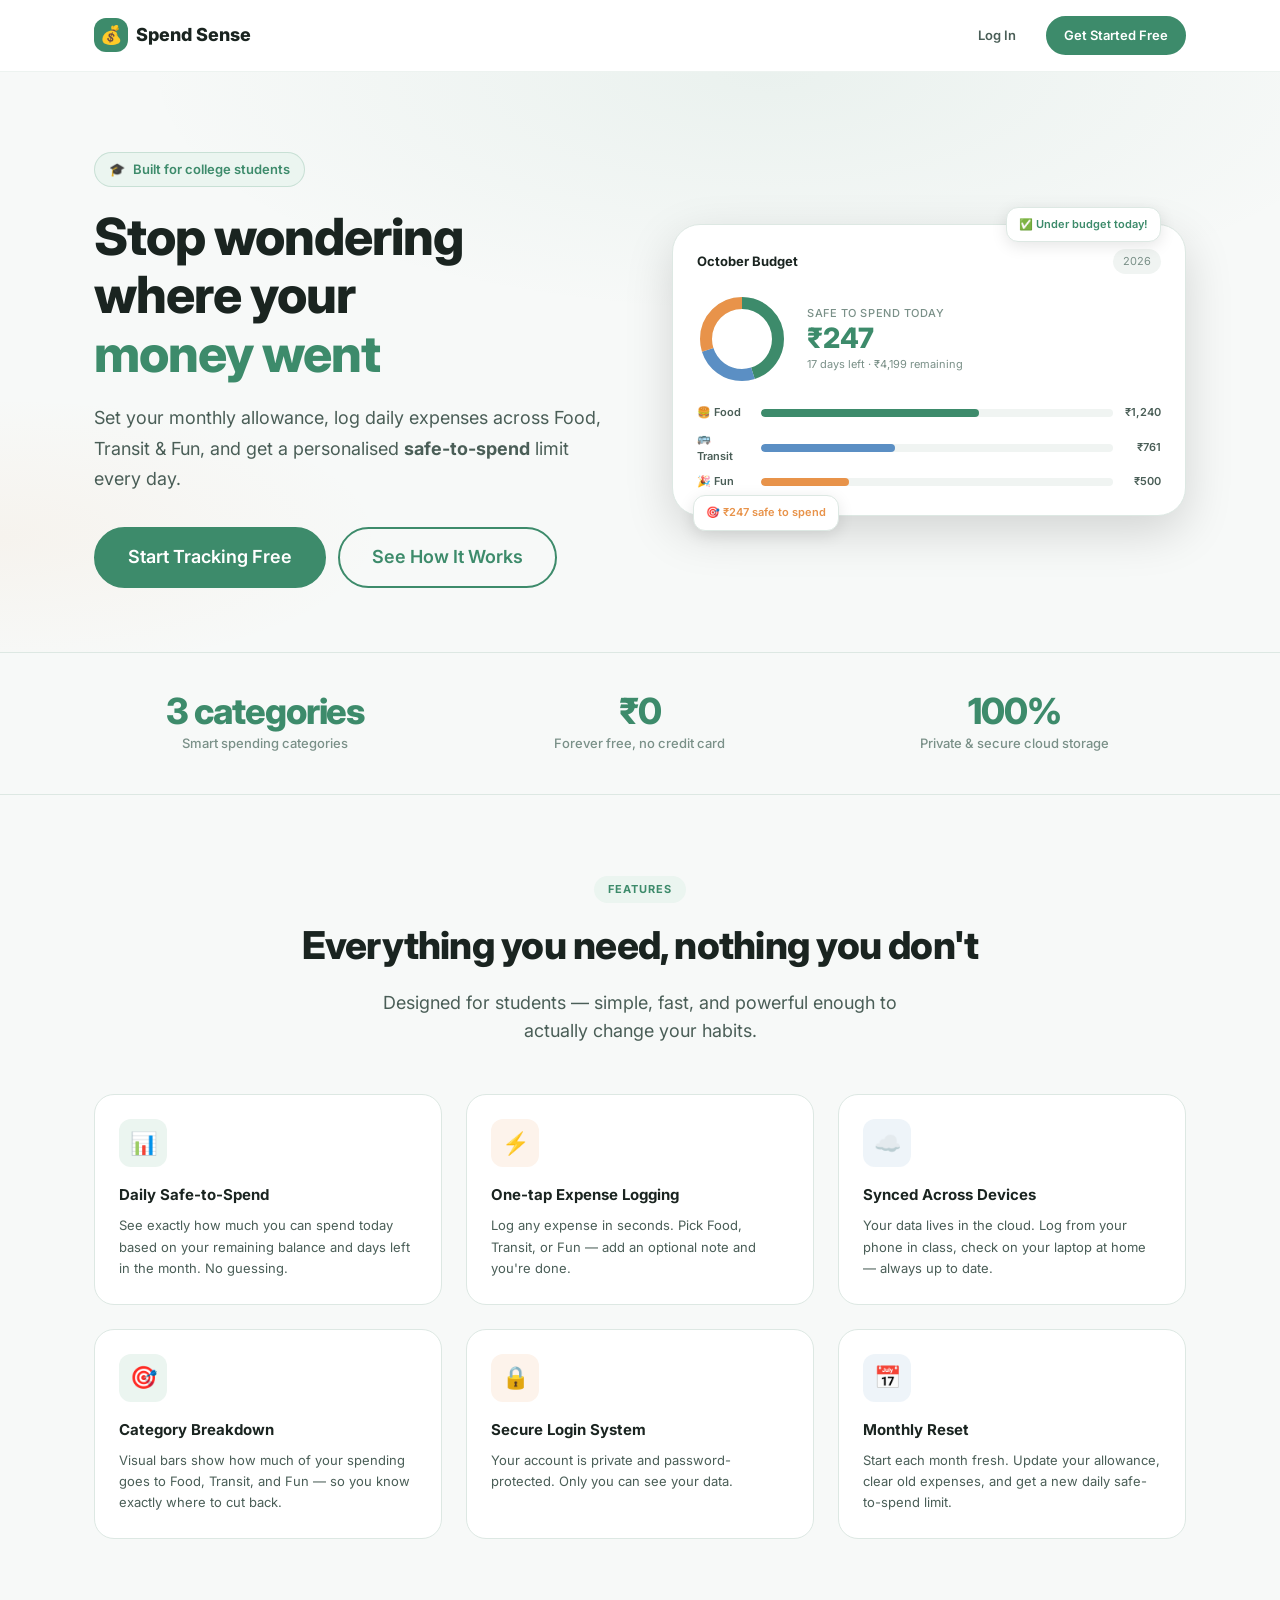
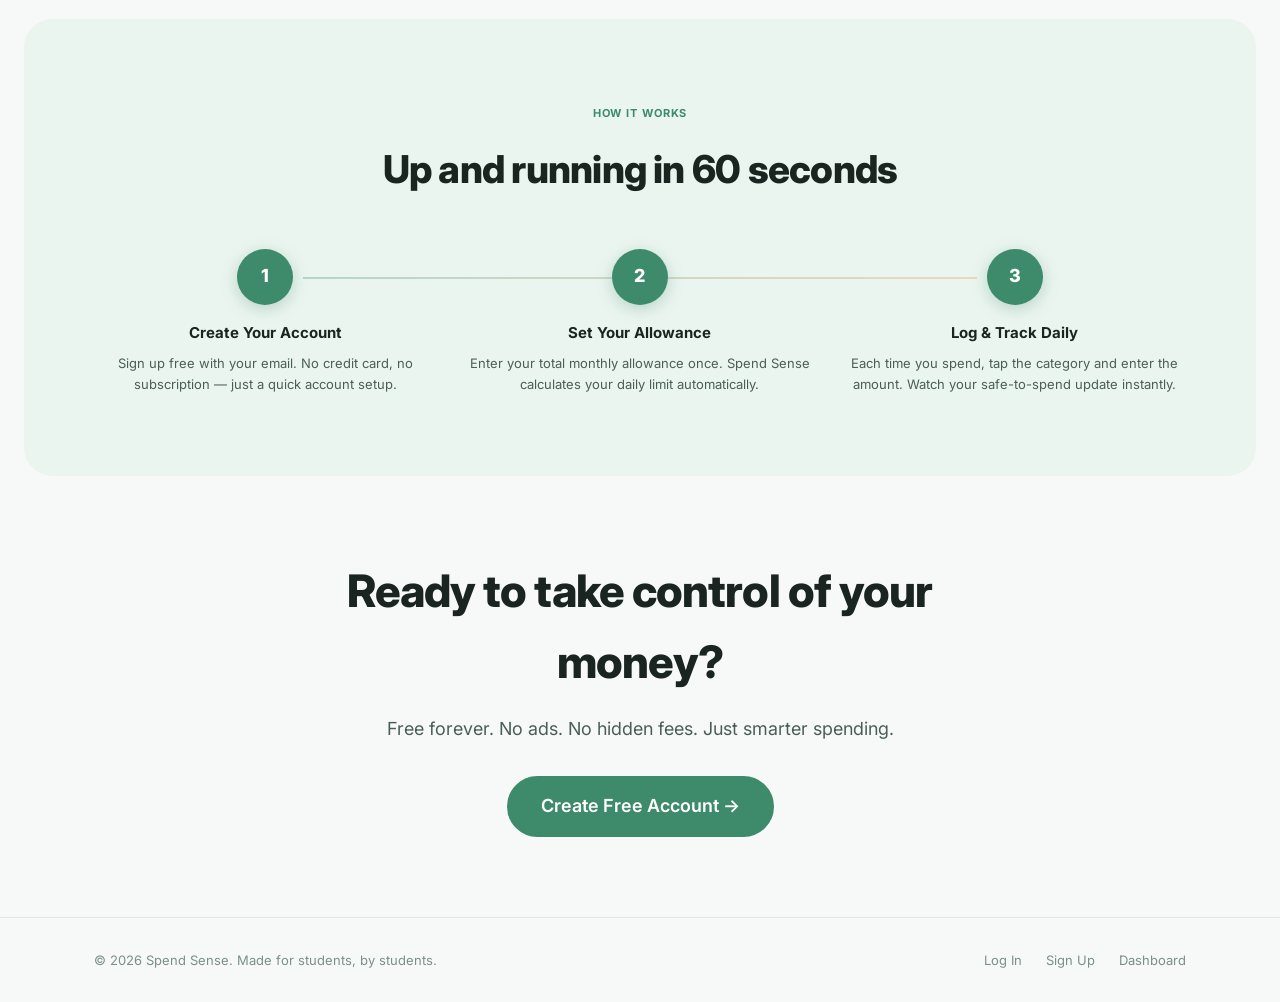
<file: index.html>
<!DOCTYPE html>
<html lang="en">
<head>
  <meta charset="UTF-8" />
  <meta name="viewport" content="width=device-width, initial-scale=1.0" />
  <title>Spend Sense — Smart Budget Tracker for Students</title>
  <meta name="description" content="Spend Sense helps college students track their monthly allowance, log daily expenses in Food, Transit, and Fun, and stay on top of their budget with daily safe-to-spend limits." />
  <meta name="theme-color" content="#3D8B6B" />

  <!-- Open Graph -->
  <meta property="og:title"       content="Spend Sense — Smart Budget Tracker for Students" />
  <meta property="og:description" content="Never run out of pocket money again. Track your allowance and see exactly how much is safe to spend each day." />
  <meta property="og:type"        content="website" />

  <link rel="stylesheet" href="css/global.css" />
  <link rel="stylesheet" href="css/landing.css" />
</head>
<body>

<!-- ── Navigation ───────────────────────────────────── -->
<nav class="nav" role="navigation" aria-label="Main navigation">
  <div class="container">
    <div class="nav__inner">
      <a href="index.html" class="nav__logo" aria-label="Spend Sense home">
        <div class="nav__logo-icon" aria-hidden="true">💰</div>
        Spend Sense
      </a>
      <div class="flex items-center gap-3">
        <a href="auth.html" class="btn btn--ghost btn--sm hide-mobile" id="nav-login-btn">Log In</a>
        <a href="auth.html" class="btn btn--primary btn--sm" id="nav-signup-btn">Get Started Free</a>
      </div>
    </div>
  </div>
</nav>

<!-- ── Hero ─────────────────────────────────────────── -->
<main>
<section class="hero page-fade" aria-labelledby="hero-heading">
  <div class="container">
    <div class="hero__inner">

      <!-- Left: Copy -->
      <div>
        <div class="hero__tag" aria-label="New product">
          <span>🎓</span> Built for college students
        </div>
        <h1 class="hero__heading" id="hero-heading">
          Stop wondering<br>where your<br>
          <span>money went</span>
        </h1>
        <p class="hero__subheading">
          Set your monthly allowance, log daily expenses across Food, Transit &amp; Fun,
          and get a personalised <strong>safe-to-spend</strong> limit every day.
        </p>
        <div class="hero__actions">
          <a href="auth.html" class="btn btn--primary btn--lg" id="hero-cta-primary">
            Start Tracking Free
          </a>
          <a href="#how-it-works" class="btn btn--outline btn--lg" id="hero-cta-secondary">
            See How It Works
          </a>
        </div>
      </div>

      <!-- Right: App Mockup -->
      <div class="hero__visual" aria-hidden="true">
        <div class="hero__mockup card card--raised">

          <!-- Floating chips -->
          <div class="mockup__chip mockup__chip--1">✅ Under budget today!</div>
          <div class="mockup__chip mockup__chip--2">🎯 ₹247 safe to spend</div>

          <div class="mockup__header">
            <span class="mockup__title">October Budget</span>
            <span class="mockup__month">2026</span>
          </div>

          <!-- Ring + Safe to Spend -->
          <div class="mockup__budget-ring">
            <svg class="ring-chart" id="ring-chart-svg" aria-label="Budget ring chart"></svg>
            <div class="mockup__budget-info">
              <div class="mockup__safe-label">Safe to Spend Today</div>
              <div class="mockup__safe-amount">₹247</div>
              <div class="mockup__safe-sub">17 days left · ₹4,199 remaining</div>
            </div>
          </div>

          <!-- Category Bars -->
          <div class="mockup__bars">
            <div class="mockup__bar-row">
              <span class="mockup__bar-label">🍔 Food</span>
              <div class="mockup__bar-track">
                <div class="mockup__bar-fill mockup__bar-fill--food" data-width="62%" style="width:0"></div>
              </div>
              <span class="mockup__bar-val">₹1,240</span>
            </div>
            <div class="mockup__bar-row">
              <span class="mockup__bar-label">🚌 Transit</span>
              <div class="mockup__bar-track">
                <div class="mockup__bar-fill mockup__bar-fill--transit" data-width="38%" style="width:0"></div>
              </div>
              <span class="mockup__bar-val">₹761</span>
            </div>
            <div class="mockup__bar-row">
              <span class="mockup__bar-label">🎉 Fun</span>
              <div class="mockup__bar-track">
                <div class="mockup__bar-fill mockup__bar-fill--fun" data-width="25%" style="width:0"></div>
              </div>
              <span class="mockup__bar-val">₹500</span>
            </div>
          </div>
        </div>
      </div>

    </div>
  </div>
</section>

<!-- ── Stats Strip ───────────────────────────────────── -->
<section class="stats-strip" aria-label="Product statistics">
  <div class="container">
    <div class="stats-strip__inner">
      <div class="stat reveal">
        <div class="stat__number" data-count="3" data-suffix=" categories" aria-label="3 spending categories">3</div>
        <div class="stat__label">Smart spending categories</div>
      </div>
      <div class="stat reveal reveal-delay-1">
        <div class="stat__number" data-prefix="₹" data-count="0" aria-label="Zero cost">₹0</div>
        <div class="stat__label">Forever free, no credit card</div>
      </div>
      <div class="stat reveal reveal-delay-2">
        <div class="stat__number" data-count="100" data-suffix="%" aria-label="100% secure">100%</div>
        <div class="stat__label">Private &amp; secure cloud storage</div>
      </div>
    </div>
  </div>
</section>

<!-- ── Features ──────────────────────────────────────── -->
<section class="features" aria-labelledby="features-heading">
  <div class="container">
    <div class="section-header reveal">
      <div class="section-tag">Features</div>
      <h2 class="section-heading" id="features-heading">Everything you need, nothing you don't</h2>
      <p class="section-subheading">Designed for students — simple, fast, and powerful enough to actually change your habits.</p>
    </div>
    <div class="features__grid">
      <article class="feature-card reveal">
        <div class="feature-card__icon feature-card__icon--green">📊</div>
        <h3 class="feature-card__title">Daily Safe-to-Spend</h3>
        <p class="feature-card__desc">
          See exactly how much you can spend today based on your remaining balance and days left in the month. No guessing.
        </p>
      </article>
      <article class="feature-card reveal reveal-delay-1">
        <div class="feature-card__icon feature-card__icon--amber">⚡</div>
        <h3 class="feature-card__title">One-tap Expense Logging</h3>
        <p class="feature-card__desc">
          Log any expense in seconds. Pick Food, Transit, or Fun — add an optional note and you're done.
        </p>
      </article>
      <article class="feature-card reveal reveal-delay-2">
        <div class="feature-card__icon feature-card__icon--blue">☁️</div>
        <h3 class="feature-card__title">Synced Across Devices</h3>
        <p class="feature-card__desc">
          Your data lives in the cloud. Log from your phone in class, check on your laptop at home — always up to date.
        </p>
      </article>
      <article class="feature-card reveal">
        <div class="feature-card__icon feature-card__icon--green">🎯</div>
        <h3 class="feature-card__title">Category Breakdown</h3>
        <p class="feature-card__desc">
          Visual bars show how much of your spending goes to Food, Transit, and Fun — so you know exactly where to cut back.
        </p>
      </article>
      <article class="feature-card reveal reveal-delay-1">
        <div class="feature-card__icon feature-card__icon--amber">🔒</div>
        <h3 class="feature-card__title">Secure Login System</h3>
        <p class="feature-card__desc">
          Your account is private and password-protected. Only you can see your data.
        </p>
      </article>
      <article class="feature-card reveal reveal-delay-2">
        <div class="feature-card__icon feature-card__icon--blue">📅</div>
        <h3 class="feature-card__title">Monthly Reset</h3>
        <p class="feature-card__desc">
          Start each month fresh. Update your allowance, clear old expenses, and get a new daily safe-to-spend limit.
        </p>
      </article>
    </div>
  </div>
</section>

<!-- ── How It Works ──────────────────────────────────── -->
<section class="how-it-works" id="how-it-works" aria-labelledby="hiw-heading">
  <div class="container">
    <div class="section-header reveal">
      <div class="section-tag">How It Works</div>
      <h2 class="section-heading" id="hiw-heading">Up and running in 60 seconds</h2>
    </div>
    <div class="steps">
      <div class="step reveal">
        <div class="step__number" aria-hidden="true">1</div>
        <h3 class="step__title">Create Your Account</h3>
        <p class="step__desc">Sign up free with your email. No credit card, no subscription — just a quick account setup.</p>
      </div>
      <div class="step reveal reveal-delay-1">
        <div class="step__number" aria-hidden="true">2</div>
        <h3 class="step__title">Set Your Allowance</h3>
        <p class="step__desc">Enter your total monthly allowance once. Spend Sense calculates your daily limit automatically.</p>
      </div>
      <div class="step reveal reveal-delay-2">
        <div class="step__number" aria-hidden="true">3</div>
        <h3 class="step__title">Log &amp; Track Daily</h3>
        <p class="step__desc">Each time you spend, tap the category and enter the amount. Watch your safe-to-spend update instantly.</p>
      </div>
    </div>
  </div>
</section>

<!-- ── CTA ───────────────────────────────────────────── -->
<section class="cta-section reveal" aria-labelledby="cta-heading">
  <div class="container container--sm">
    <h2 class="cta-section__heading" id="cta-heading">
      Ready to take control of your money?
    </h2>
    <p class="cta-section__sub">
      Free forever. No ads. No hidden fees. Just smarter spending.
    </p>
    <a href="auth.html" class="btn btn--primary btn--lg" id="cta-main-btn">
      Create Free Account →
    </a>
  </div>
</section>
</main>

<!-- ── Footer ────────────────────────────────────────── -->
<footer class="footer" role="contentinfo">
  <div class="container">
    <div class="footer__inner">
      <div class="footer__copy">© 2026 Spend Sense. Made for students, by students.</div>
      <nav class="footer__links" aria-label="Footer navigation">
        <a href="auth.html" id="footer-login">Log In</a>
        <a href="auth.html" id="footer-signup">Sign Up</a>
        <a href="dashboard.html" id="footer-app">Dashboard</a>
      </nav>
    </div>
  </div>
</footer>

<script src="js/landing.js"></script>
</body>
</html>
</file>
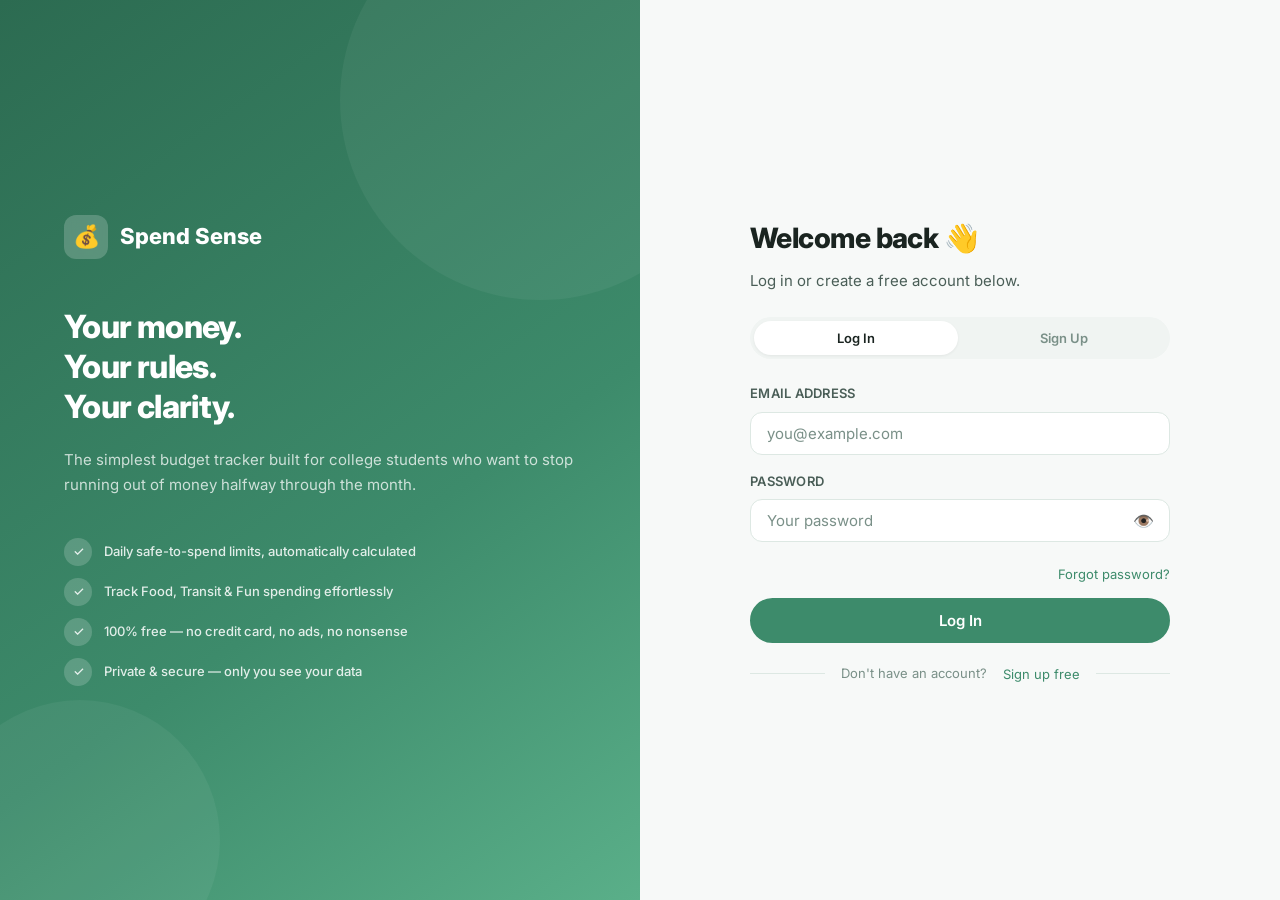
<file: auth.html>
<!DOCTYPE html>
<html lang="en">
<head>
  <meta charset="UTF-8" />
  <meta name="viewport" content="width=device-width, initial-scale=1.0" />
  <title>Sign In — Spend Sense</title>
  <meta name="description" content="Log in or create a free Spend Sense account to start tracking your student allowance." />
  <meta name="robots" content="noindex" />

  <link rel="stylesheet" href="css/global.css" />
  <link rel="stylesheet" href="css/auth.css" />

  <!-- Make form visible immediately — no JS needed for layout -->
  <style>
    .auth-form-box { opacity: 1 !important; transform: none !important; }
  </style>
</head>
<body>

<div class="auth-page">

  <!-- ── Left: Branding Panel ───────────────────────── -->
  <aside class="auth-brand" aria-label="Spend Sense branding">
    <div class="auth-brand__logo">
      <div class="auth-brand__logo-icon" aria-hidden="true">💰</div>
      <span class="auth-brand__logo-name">Spend Sense</span>
    </div>

    <h1 class="auth-brand__headline">
      Your money.<br>Your rules.<br>Your clarity.
    </h1>
    <p class="auth-brand__sub">
      The simplest budget tracker built for college students who want to stop running out of money halfway through the month.
    </p>

    <div class="auth-brand__perks">
      <div class="auth-perk">
        <div class="auth-perk__icon" aria-hidden="true">✓</div>
        <span>Daily safe-to-spend limits, automatically calculated</span>
      </div>
      <div class="auth-perk">
        <div class="auth-perk__icon" aria-hidden="true">✓</div>
        <span>Track Food, Transit &amp; Fun spending effortlessly</span>
      </div>
      <div class="auth-perk">
        <div class="auth-perk__icon" aria-hidden="true">✓</div>
        <span>100% free — no credit card, no ads, no nonsense</span>
      </div>
      <div class="auth-perk">
        <div class="auth-perk__icon" aria-hidden="true">✓</div>
        <span>Private &amp; secure — only you see your data</span>
      </div>
    </div>
  </aside>

  <!-- ── Right: Form Panel ──────────────────────────── -->
  <main class="auth-form-panel" aria-labelledby="auth-form-heading">
    <!-- visible class added directly — no JS dependency for visibility -->
    <div class="auth-form-box page-fade visible" id="auth-form-heading" aria-live="polite">

      <h2 class="auth-form-box__title">Welcome back 👋</h2>
      <p class="auth-form-box__sub">Log in or create a free account below.</p>

      <!-- Tab Switcher -->
      <div class="auth-tabs" role="tablist" aria-label="Login or Sign up">
        <button class="auth-tab active" id="tab-login" role="tab" aria-selected="true" aria-controls="section-login">
          Log In
        </button>
        <button class="auth-tab" id="tab-signup" role="tab" aria-selected="false" aria-controls="section-signup">
          Sign Up
        </button>
      </div>

      <!-- ── Login Section ────────────────────────────── -->
      <div class="auth-section active" id="section-login" role="tabpanel" aria-labelledby="tab-login">
        <div class="alert" id="login-alert" role="alert" aria-live="polite"></div>

        <form class="auth-form" id="login-form" novalidate>
          <div class="form-group">
            <label class="form-label" for="login-email">Email Address</label>
            <input
              class="form-input"
              type="email"
              id="login-email"
              name="email"
              placeholder="you@example.com"
              autocomplete="email"
              required
            />
          </div>

          <div class="form-group">
            <label class="form-label" for="login-password">Password</label>
            <div class="input-group">
              <input
                class="form-input"
                type="password"
                id="login-password"
                name="password"
                placeholder="Your password"
                autocomplete="current-password"
                required
              />
              <button type="button" class="input-group__toggle" aria-label="Toggle password visibility">👁️</button>
            </div>
          </div>

          <div class="auth-form__footer">
            <span></span>
            <button type="button" class="auth-form__link" id="forgot-link">Forgot password?</button>
          </div>

          <button class="btn btn--primary btn--full" type="submit" id="login-btn">
            <span class="btn-text">Log In</span>
            <div class="spinner" id="login-spinner" aria-hidden="true"></div>
          </button>
        </form>

        <div class="divider--text" style="margin-top:var(--space-5)">
          Don't have an account?
          <button type="button" class="auth-form__link" id="switch-to-signup"
            onclick="document.getElementById('tab-signup').click()">
            Sign up free
          </button>
        </div>
      </div>

      <!-- ── Sign Up Section ──────────────────────────── -->
      <div class="auth-section" id="section-signup" role="tabpanel" aria-labelledby="tab-signup">
        <div class="alert" id="signup-alert" role="alert" aria-live="polite"></div>

        <form class="auth-form" id="signup-form" novalidate>
          <div class="form-group">
            <label class="form-label" for="signup-email">Email Address</label>
            <input
              class="form-input"
              type="email"
              id="signup-email"
              name="email"
              placeholder="you@college.edu"
              autocomplete="email"
              required
            />
          </div>

          <div class="form-group">
            <label class="form-label" for="signup-password">Password</label>
            <div class="input-group">
              <input
                class="form-input"
                type="password"
                id="signup-password"
                name="new-password"
                placeholder="Min. 6 characters"
                autocomplete="new-password"
                required
                minlength="6"
              />
              <button type="button" class="input-group__toggle" aria-label="Toggle password visibility">👁️</button>
            </div>
          </div>

          <div class="form-group">
            <label class="form-label" for="signup-confirm">Confirm Password</label>
            <div class="input-group">
              <input
                class="form-input"
                type="password"
                id="signup-confirm"
                name="confirm-password"
                placeholder="Repeat your password"
                autocomplete="new-password"
                required
              />
              <button type="button" class="input-group__toggle" aria-label="Toggle confirm password visibility">👁️</button>
            </div>
          </div>

          <button class="btn btn--primary btn--full" type="submit" id="signup-btn">
            <span class="btn-text">Create Free Account</span>
            <div class="spinner" id="signup-spinner" aria-hidden="true"></div>
          </button>

          <p class="text-xs text-muted text-center" style="margin-top:var(--space-3)">
            By signing up you agree to use this responsibly 😄 No hidden terms.
          </p>
        </form>
      </div>

      <!-- ── Forgot Password Panel ─────────────────────── -->
      <div class="forgot-panel" id="forgot-panel" aria-live="polite">
        <button type="button" class="forgot-panel__back" id="forgot-back">← Back to Login</button>

        <h3 style="font-size:var(--font-size-lg);font-weight:700;margin-bottom:var(--space-2);">Reset Password</h3>
        <p style="font-size:var(--font-size-sm);color:var(--color-text-secondary);margin-bottom:var(--space-5);">
          Enter your email and we'll send you a reset link.
        </p>

        <div class="alert" id="forgot-alert" role="alert" aria-live="polite"></div>

        <form class="auth-form" id="forgot-form" novalidate>
          <div class="form-group">
            <label class="form-label" for="forgot-email">Email Address</label>
            <input
              class="form-input"
              type="email"
              id="forgot-email"
              placeholder="you@example.com"
              autocomplete="email"
            />
          </div>
          <button class="btn btn--primary btn--full" type="submit" id="forgot-btn">
            <span class="btn-text">Send Reset Email</span>
            <div class="spinner" id="forgot-spinner" aria-hidden="true"></div>
          </button>
        </form>
      </div>

    </div>
  </main>
</div>

<!--
  Single self-contained script — no module imports, no async loading issues.
  Uses localStorage for demo mode (no Firebase needed).
-->
<script>
(function () {
  'use strict';

  // ── LocalStorage helpers ──────────────────────────────
  function lsGet(k) { try { return JSON.parse(localStorage.getItem(k)); } catch { return null; } }
  function lsSet(k, v) { localStorage.setItem(k, JSON.stringify(v)); }
  function lsDel(k) { localStorage.removeItem(k); }

  // ── Check if already logged in ────────────────────────
  const session = lsGet('ss_session');
  if (session && session.uid) {
    window.location.href = 'dashboard.html';
    return;
  }

  // ── Tabs ──────────────────────────────────────────────
  const tabLogin  = document.getElementById('tab-login');
  const tabSignup = document.getElementById('tab-signup');
  const secLogin  = document.getElementById('section-login');
  const secSignup = document.getElementById('section-signup');
  const forgotPanel = document.getElementById('forgot-panel');

  tabLogin.addEventListener('click', () => switchTab('login'));
  tabSignup.addEventListener('click', () => switchTab('signup'));

  function switchTab(tab) {
    tabLogin.classList.toggle('active', tab === 'login');
    tabSignup.classList.toggle('active', tab === 'signup');
    tabLogin.setAttribute('aria-selected', tab === 'login');
    tabSignup.setAttribute('aria-selected', tab === 'signup');
    secLogin.classList.toggle('active', tab === 'login');
    secSignup.classList.toggle('active', tab === 'signup');
    forgotPanel.classList.remove('visible');
  }

  // ── Alert helper ──────────────────────────────────────
  function showAlert(el, msg, type) {
    el.textContent = msg;
    el.className = 'alert alert--' + (type || 'error') + ' visible';
    setTimeout(() => el.classList.remove('visible'), 5000);
  }

  function setLoading(btn, spinner, on) {
    btn.disabled = on;
    spinner.classList.toggle('visible', on);
    btn.querySelector('.btn-text').style.opacity = on ? '0' : '1';
  }

  function validateEmail(e) { return /^[^\s@]+@[^\s@]+\.[^\s@]+$/.test(e); }

  // ── Login ─────────────────────────────────────────────
  const loginAlert   = document.getElementById('login-alert');
  const loginBtn     = document.getElementById('login-btn');
  const loginSpinner = document.getElementById('login-spinner');

  document.getElementById('login-form').addEventListener('submit', function (e) {
    e.preventDefault();
    const email = document.getElementById('login-email').value.trim();
    const pass  = document.getElementById('login-password').value;
    if (!validateEmail(email)) { showAlert(loginAlert, 'Please enter a valid email address.'); return; }
    if (pass.length < 6) { showAlert(loginAlert, 'Password must be at least 6 characters.'); return; }

    setLoading(loginBtn, loginSpinner, true);
    setTimeout(function () {
      const users = lsGet('ss_users') || {};
      const u = users[email];
      if (!u) { setLoading(loginBtn, loginSpinner, false); showAlert(loginAlert, 'No account found with this email.'); return; }
      if (u.password !== pass) { setLoading(loginBtn, loginSpinner, false); showAlert(loginAlert, 'Incorrect password. Please try again.'); return; }
      lsSet('ss_session', { uid: u.uid, email: email });
      window.location.href = 'dashboard.html';
    }, 600);
  });

  // ── Sign Up ───────────────────────────────────────────
  const signupAlert   = document.getElementById('signup-alert');
  const signupBtn     = document.getElementById('signup-btn');
  const signupSpinner = document.getElementById('signup-spinner');

  document.getElementById('signup-form').addEventListener('submit', function (e) {
    e.preventDefault();
    const email   = document.getElementById('signup-email').value.trim();
    const pass    = document.getElementById('signup-password').value;
    const confirm = document.getElementById('signup-confirm').value;
    if (!validateEmail(email)) { showAlert(signupAlert, 'Please enter a valid email address.'); return; }
    if (pass.length < 6) { showAlert(signupAlert, 'Password must be at least 6 characters.'); return; }
    if (pass !== confirm) { showAlert(signupAlert, 'Passwords do not match.'); return; }

    setLoading(signupBtn, signupSpinner, true);
    setTimeout(function () {
      const users = lsGet('ss_users') || {};
      if (users[email]) { setLoading(signupBtn, signupSpinner, false); showAlert(signupAlert, 'An account already exists with this email.'); return; }
      const uid = 'uid_' + Math.random().toString(36).slice(2, 10);
      users[email] = { password: pass, uid: uid };
      lsSet('ss_users', users);
      lsSet('ss_session', { uid: uid, email: email });
      window.location.href = 'dashboard.html';
    }, 600);
  });

  // ── Forgot Password ───────────────────────────────────
  const forgotLink    = document.getElementById('forgot-link');
  const forgotBack    = document.getElementById('forgot-back');
  const forgotAlert   = document.getElementById('forgot-alert');
  const forgotBtn     = document.getElementById('forgot-btn');
  const forgotSpinner = document.getElementById('forgot-spinner');

  forgotLink.addEventListener('click', function () {
    secLogin.classList.remove('active');
    forgotPanel.classList.add('visible');
  });
  forgotBack.addEventListener('click', function () {
    forgotPanel.classList.remove('visible');
    secLogin.classList.add('active');
  });

  document.getElementById('forgot-form').addEventListener('submit', function (e) {
    e.preventDefault();
    const email = document.getElementById('forgot-email').value.trim();
    if (!validateEmail(email)) { showAlert(forgotAlert, 'Please enter a valid email address.'); return; }
    setLoading(forgotBtn, forgotSpinner, true);
    setTimeout(function () {
      setLoading(forgotBtn, forgotSpinner, false);
      showAlert(forgotAlert, 'If this email exists, a reset link was sent! (Demo mode — no real email sent)', 'success');
    }, 600);
  });

  // ── Password toggles ──────────────────────────────────
  document.querySelectorAll('.input-group__toggle').forEach(function (btn) {
    btn.addEventListener('click', function () {
      const input = btn.closest('.input-group').querySelector('input');
      const isText = input.type === 'text';
      input.type = isText ? 'password' : 'text';
      btn.textContent = isText ? '👁️' : '🙈';
    });
  });

})();
</script>

</body>
</html>
</file>
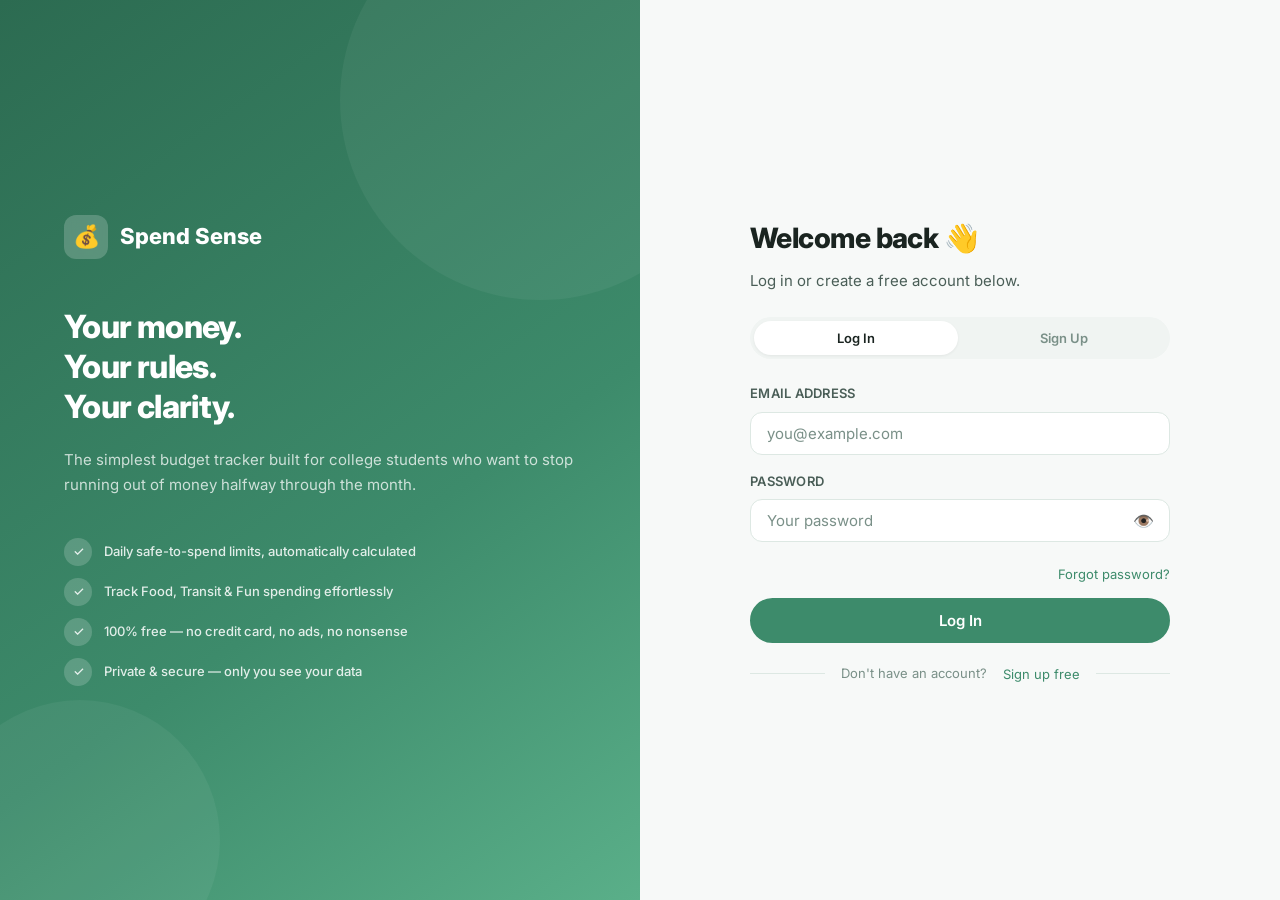
<file: dashboard.html>
<!DOCTYPE html>
<html lang="en">
<head>
  <meta charset="UTF-8" />
  <meta name="viewport" content="width=device-width, initial-scale=1.0" />
  <title>Dashboard — Spend Sense</title>
  <meta name="description" content="Your personal budget dashboard. Track spending, see daily safe-to-spend limits, and log expenses." />
  <meta name="robots" content="noindex" />

  <link rel="stylesheet" href="css/global.css" />
  <link rel="stylesheet" href="css/dashboard.css" />
</head>
<body>

<div class="dashboard-page page-fade">

  <!-- ── Navigation ─────────────────────────────────── -->
  <nav class="dashboard-nav" role="navigation" aria-label="Dashboard navigation">
    <div class="container">
      <div class="dashboard-nav__inner">
        <a href="index.html" class="dashboard-nav__logo" aria-label="Spend Sense home">
          <div class="dashboard-nav__logo-icon" aria-hidden="true">💰</div>
          Spend Sense
        </a>

        <div class="dashboard-nav__right">
          <span class="text-sm text-muted hide-mobile" id="nav-greeting"></span>

          <div style="position:relative;">
            <div class="user-avatar" id="user-avatar" role="button" aria-label="User menu" aria-haspopup="true" tabindex="0">
              U
            </div>
            <div class="user-dropdown" id="user-dropdown" role="menu" aria-label="User options">
              <div class="user-dropdown__header">
                <div class="text-xs font-semibold" style="color:var(--color-text-primary);margin-bottom:2px;">Signed in as</div>
                <div class="user-dropdown__email" id="nav-user-email">loading…</div>
              </div>
              <button class="user-dropdown__item" id="nav-profile" role="menuitem">
                ⚙️ Settings &amp; Profile
              </button>
              <button class="user-dropdown__item user-dropdown__item--danger" id="nav-signout" role="menuitem">
                🚪 Sign Out
              </button>
            </div>
          </div>
        </div>
      </div>
    </div>
  </nav>

  <!-- ── Main Content ───────────────────────────────── -->
  <main class="dashboard-main" aria-label="Budget dashboard">
    <div class="container">

      <!-- Setup Banner -->
      <div class="setup-banner" id="setup-banner" role="region" aria-label="First-time setup">
        <h2 class="setup-banner__title">👋 Welcome to Spend Sense!</h2>
        <p class="setup-banner__sub">Let's start by setting your total monthly allowance.</p>
        <div class="setup-banner__form">
          <input
            class="setup-banner__input"
            type="number"
            id="allowance-input"
            placeholder="e.g. 5000"
            min="1"
            step="100"
            aria-label="Monthly allowance in rupees"
          />
          <button class="setup-banner__btn" id="allowance-save-btn">Save Allowance</button>
        </div>
      </div>

      <div class="dashboard-grid">

        <!-- ── Left Column ─────────────────────────── -->
        <div>

          <!-- Budget Overview -->
          <section class="card budget-overview" aria-labelledby="budget-overview-heading">
            <div class="budget-overview__top">
              <h2 class="text-md font-bold" id="budget-overview-heading">Budget Overview</h2>
              <span class="budget-month" id="budget-month" aria-live="polite">—</span>
            </div>

            <div class="budget-stats" role="list">
              <div class="budget-stat" role="listitem">
                <div class="budget-stat__label">Total Allowance</div>
                <div class="budget-stat__value budget-stat__value--primary" id="budget-total" aria-live="polite">₹—</div>
              </div>
              <div class="budget-stat" role="listitem">
                <div class="budget-stat__label">Spent So Far</div>
                <div class="budget-stat__value budget-stat__value--danger" id="budget-spent" aria-live="polite">₹0</div>
              </div>
              <div class="budget-stat" role="listitem">
                <div class="budget-stat__label">Remaining</div>
                <div class="budget-stat__value budget-stat__value--muted" id="budget-remaining" aria-live="polite">₹—</div>
              </div>
            </div>

            <!-- Progress bar -->
            <div class="budget-progress" role="progressbar" aria-label="Budget used" aria-valuenow="0" aria-valuemin="0" aria-valuemax="100">
              <div class="budget-progress__header">
                <span>Budget used</span>
                <span id="budget-pct" aria-live="polite">0%</span>
              </div>
              <div class="progress-track">
                <div class="progress-fill" id="budget-progress-fill" style="width:0%"></div>
              </div>
            </div>

            <!-- Update Allowance Button -->
            <button class="update-allowance-btn--big" id="update-allowance-btn" aria-label="Update monthly allowance">
              <span class="update-allowance-btn__icon">✏️</span>
              <span>Update Monthly Allowance</span>
            </button>
          </section>

          <!-- Category Breakdown -->
          <section class="card category-breakdown" aria-labelledby="cat-breakdown-heading" style="margin-top:var(--space-4);">
            <h2 class="text-md font-bold" id="cat-breakdown-heading" style="margin-bottom:var(--space-4);">Category Breakdown</h2>

            <div class="category-row">
              <div class="category-row__header">
                <div class="category-row__name">
                  <span class="category-dot category-dot--food" aria-hidden="true"></span>
                  🍔 Food
                </div>
                <span class="category-row__amount" id="cat-amt-food" aria-live="polite">₹0</span>
              </div>
              <div class="category-track">
                <div class="category-fill category-fill--food" id="cat-bar-food" style="width:0%" aria-label="Food spending bar"></div>
              </div>
            </div>

            <div class="category-row">
              <div class="category-row__header">
                <div class="category-row__name">
                  <span class="category-dot category-dot--transit" aria-hidden="true"></span>
                  🚌 Transit
                </div>
                <span class="category-row__amount" id="cat-amt-transit" aria-live="polite">₹0</span>
              </div>
              <div class="category-track">
                <div class="category-fill category-fill--transit" id="cat-bar-transit" style="width:0%" aria-label="Transit spending bar"></div>
              </div>
            </div>

            <div class="category-row">
              <div class="category-row__header">
                <div class="category-row__name">
                  <span class="category-dot category-dot--fun" aria-hidden="true"></span>
                  🎉 Fun
                </div>
                <span class="category-row__amount" id="cat-amt-fun" aria-live="polite">₹0</span>
              </div>
              <div class="category-track">
                <div class="category-fill category-fill--fun" id="cat-bar-fun" style="width:0%" aria-label="Fun spending bar"></div>
              </div>
            </div>
          </section>

          <!-- Expense History -->
          <section class="expense-history" aria-labelledby="history-heading">
            <div class="history-header">
              <h2 class="history-title" id="history-heading">Recent Expenses</h2>
            </div>
            <div class="history-list" id="expense-list" aria-live="polite" aria-label="Expense history">
              <div class="empty-state">
                <div class="empty-state__icon">📋</div>
                <div class="empty-state__text">No expenses yet — start logging!</div>
              </div>
            </div>
          </section>

        </div>

        <!-- ── Right Column ────────────────────────── -->
        <aside>

          <!-- Safe-to-Spend Card -->
          <div class="card safe-spend-card" role="region" aria-label="Daily safe to spend amount">
            <div class="safe-spend-label">Daily Safe-to-Spend</div>
            <div class="safe-spend-amount" id="safe-spend-amount" aria-live="polite">₹—</div>
            <div class="safe-spend-sub">today's recommended limit</div>
            <div class="safe-spend-days" id="safe-spend-days" aria-live="polite">
              <span>📅</span> <span>— days left</span>
            </div>
          </div>

          <!-- Log Expense Form -->
          <div class="card log-expense-panel" aria-labelledby="log-heading">
            <h2 class="text-md font-bold" id="log-heading" style="margin-bottom:var(--space-4);">Log an Expense</h2>

            <form class="log-form" id="log-form" novalidate>

              <!-- Amount -->
              <div class="form-group">
                <label class="form-label" for="expense-amount">Amount (₹)</label>
                <div class="amount-input-wrapper">
                  <span class="amount-currency" aria-hidden="true">₹</span>
                  <input
                    class="form-input"
                    type="number"
                    id="expense-amount"
                    placeholder="0"
                    min="0.01"
                    step="0.01"
                    required
                    aria-label="Expense amount in rupees"
                  />
                </div>
              </div>

              <!-- Category -->
              <div class="form-group">
                <span class="form-label" id="category-label">Category</span>
                <div class="category-selector" role="group" aria-labelledby="category-label">
                  <button type="button" class="category-btn" data-cat="food" aria-pressed="true" aria-label="Food category">
                    <span class="category-btn__icon">🍔</span>
                    <span class="category-btn__label">Food</span>
                  </button>
                  <button type="button" class="category-btn" data-cat="transit" aria-pressed="false" aria-label="Transit category">
                    <span class="category-btn__icon">🚌</span>
                    <span class="category-btn__label">Transit</span>
                  </button>
                  <button type="button" class="category-btn" data-cat="fun" aria-pressed="false" aria-label="Fun category">
                    <span class="category-btn__icon">🎉</span>
                    <span class="category-btn__label">Fun</span>
                  </button>
                </div>
              </div>

              <!-- Note -->
              <div class="form-group">
                <label class="form-label" for="expense-note">Note <span class="text-muted font-normal">(optional)</span></label>
                <input
                  class="form-input"
                  type="text"
                  id="expense-note"
                  placeholder="e.g. Lunch at canteen"
                  maxlength="80"
                />
              </div>

              <button class="btn btn--primary btn--full" type="submit" id="log-expense-btn">
                Log Expense
              </button>
            </form>
          </div>

        </aside>
      </div>
    </div>
  </main>

  <!-- Toast Container -->
  <div class="toast-container" id="toast-container" role="status" aria-live="polite" aria-atomic="true"></div>

  <!-- Update Allowance Modal -->
  <div class="modal-overlay" id="update-modal" role="dialog" aria-modal="true" aria-labelledby="modal-title">
    <div class="modal-box">
      <div class="modal-header">
        <h3 class="modal-title" id="modal-title">💰 Update Monthly Allowance</h3>
        <button class="modal-close" id="modal-close" aria-label="Close modal">✕</button>
      </div>
      <p class="modal-desc">Enter your new monthly allowance amount. This updates your daily safe-to-spend limit.</p>
      <div class="modal-form">
        <div class="amount-input-wrapper">
          <span class="amount-currency" aria-hidden="true">₹</span>
          <input class="form-input" type="number" id="update-allowance-input" placeholder="e.g. 6000" min="1" step="100" aria-label="New monthly allowance" />
        </div>
        <button class="btn btn--primary btn--full" id="update-allowance-save" style="margin-top:var(--space-4);">Save New Allowance</button>
      </div>
    </div>
  </div>

</div>

<script src="js/dashboard-init.js"></script>

</body>
</html>
</file>
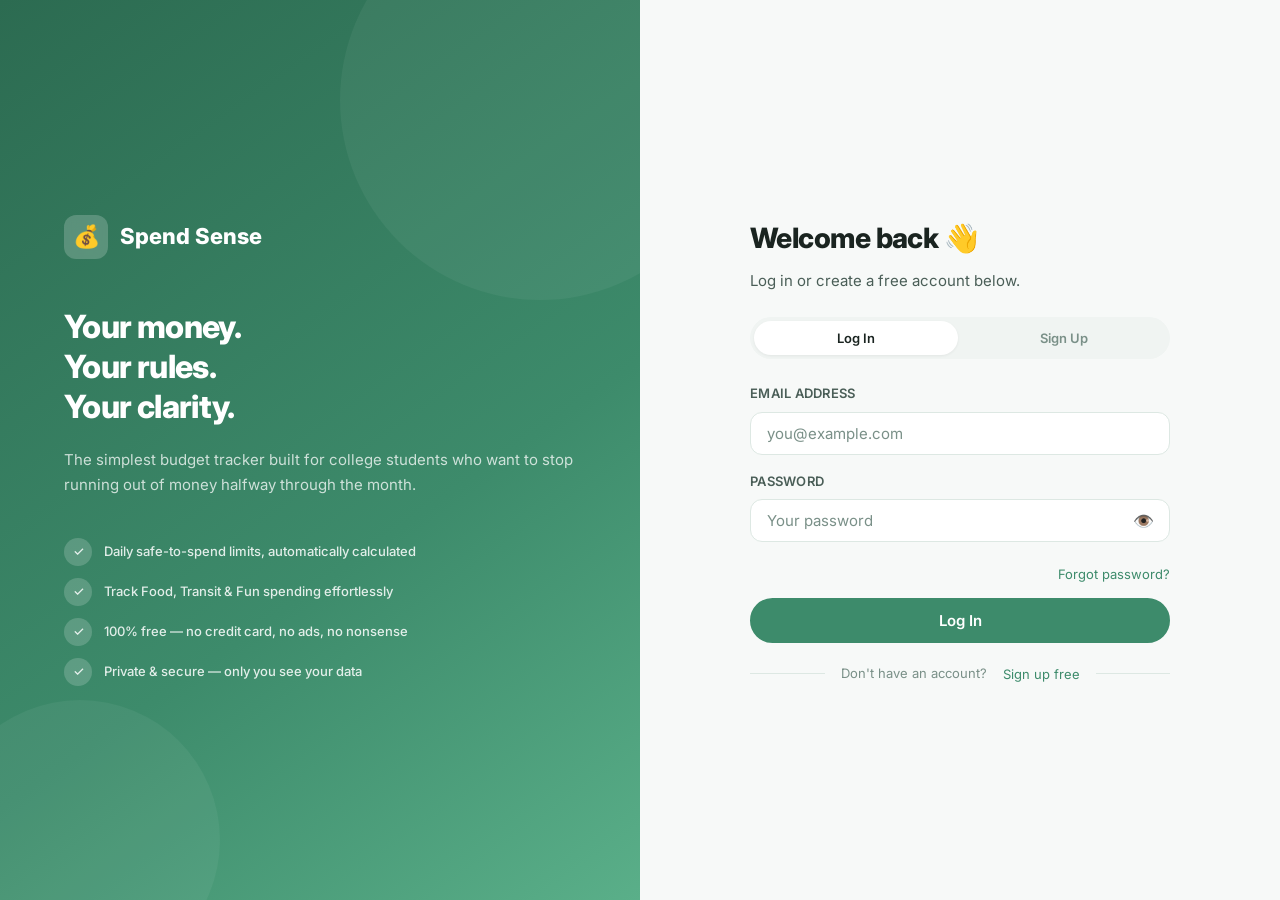
<file: profile.html>
<!DOCTYPE html>
<html lang="en">
<head>
  <meta charset="UTF-8" />
  <meta name="viewport" content="width=device-width, initial-scale=1.0" />
  <title>Profile &amp; Settings — Spend Sense</title>
  <meta name="description" content="Manage your Spend Sense account settings, update your monthly allowance, and reset your data." />
  <meta name="robots" content="noindex" />

  <link rel="stylesheet" href="css/global.css" />
  <link rel="stylesheet" href="css/dashboard.css" />
</head>
<body>

<div class="dashboard-page page-fade">

  <!-- ── Navigation ─────────────────────────────────── -->
  <nav class="dashboard-nav" role="navigation" aria-label="Dashboard navigation">
    <div class="container">
      <div class="dashboard-nav__inner">
        <a href="dashboard.html" class="dashboard-nav__logo" aria-label="Back to dashboard">
          <div class="dashboard-nav__logo-icon" aria-hidden="true">💰</div>
          Spend Sense
        </a>

        <div class="dashboard-nav__right">
          <div style="position:relative;">
            <div class="user-avatar" id="user-avatar" role="button" aria-label="User menu" aria-haspopup="true" tabindex="0">U</div>
            <div class="user-dropdown" id="user-dropdown" role="menu">
              <div class="user-dropdown__header">
                <div class="text-xs font-semibold" style="color:var(--color-text-primary);margin-bottom:2px;">Signed in as</div>
                <div class="user-dropdown__email" id="nav-user-email">loading…</div>
              </div>
              <a href="dashboard.html" class="user-dropdown__item" role="menuitem">📊 Dashboard</a>
              <button class="user-dropdown__item user-dropdown__item--danger" id="nav-signout" role="menuitem">
                🚪 Sign Out
              </button>
            </div>
          </div>
        </div>
      </div>
    </div>
  </nav>

  <!-- ── Profile Main ───────────────────────────────── -->
  <main class="dashboard-main" aria-label="Profile settings">
    <div class="container">
      <div class="profile-page">

        <!-- Page Header -->
        <div style="margin-bottom:var(--space-8);">
          <a href="dashboard.html" class="btn btn--ghost btn--sm" style="margin-bottom:var(--space-4);padding-left:0;"
            id="back-to-dashboard">← Back to Dashboard</a>
          <h1 class="text-2xl font-extrabold" style="letter-spacing:-0.02em;">Profile &amp; Settings</h1>
          <p class="text-muted text-md" style="margin-top:var(--space-2);">Manage your account and budget preferences.</p>
        </div>

        <!-- Global Alert -->
        <div class="alert" id="profile-alert" role="alert" aria-live="polite" style="margin-bottom:var(--space-4);"></div>

        <!-- ── Account Info ──────────────────────────── -->
        <section class="profile-section">
          <div class="profile-section__title">Account</div>
          <div class="card">
            <div class="flex items-center gap-4">
              <div style="width:52px;height:52px;border-radius:50%;background:var(--color-primary-faint);display:flex;align-items:center;justify-content:center;font-size:22px;font-weight:800;color:var(--color-primary);flex-shrink:0;" id="profile-avatar" aria-hidden="true">U</div>
              <div>
                <div class="font-semibold" id="profile-email" style="margin-bottom:4px;">—</div>
                <div class="text-sm text-muted">Your email address</div>
              </div>
            </div>
          </div>
        </section>

        <!-- ── Update Allowance ─────────────────────── -->
        <section class="profile-section">
          <div class="profile-section__title">Monthly Allowance</div>
          <div class="card">
            <p class="text-sm text-secondary" style="margin-bottom:var(--space-4);">
              Update your total monthly allowance. This resets your safe-to-spend calculation from today.
            </p>
            <form id="update-allowance-form" class="flex gap-3" novalidate>
              <div class="form-group" style="flex:1;">
                <label class="form-label" for="new-allowance">New Allowance (₹)</label>
                <div class="amount-input-wrapper">
                  <span class="amount-currency" aria-hidden="true">₹</span>
                  <input
                    class="form-input"
                    type="number"
                    id="new-allowance"
                    placeholder="e.g. 6000"
                    min="1"
                    step="100"
                    required
                    aria-label="Monthly allowance in rupees"
                  />
                </div>
              </div>
              <div style="display:flex;align-items:flex-end;">
                <button class="btn btn--primary" type="submit" id="update-allowance-btn">Update</button>
              </div>
            </form>
          </div>
        </section>

        <!-- ── Data Management ──────────────────────── -->
        <section class="profile-section">
          <div class="profile-section__title">Data Management</div>
          <div class="card danger-zone">
            <h3 class="font-semibold" style="margin-bottom:var(--space-2);">Reset All Expenses</h3>
            <p class="text-sm text-secondary" style="margin-bottom:var(--space-5);">
              This will permanently delete <strong>all your logged expenses</strong>. Your allowance setting will be kept. Use this at the start of a new month.
            </p>
            <button class="btn btn--danger" id="reset-month-btn">
              Reset Current Month
            </button>
          </div>
        </section>

        <!-- ── Sign Out ──────────────────────────────── -->
        <section class="profile-section">
          <div class="profile-section__title">Session</div>
          <div class="card">
            <p class="text-sm text-secondary" style="margin-bottom:var(--space-4);">
              You are currently logged in. Sign out to switch accounts or end your session.
            </p>
            <button class="btn btn--outline" id="profile-signout">Sign Out</button>
          </div>
        </section>

      </div>
    </div>
  </main>

  <div class="toast-container" id="toast-container" role="status" aria-live="polite"></div>
</div>

<script>
(function () {
  'use strict';
  function lsGet(k) { try { return JSON.parse(localStorage.getItem(k)); } catch { return null; } }
  function lsSet(k, v) { localStorage.setItem(k, JSON.stringify(v)); }
  function lsDel(k)  { localStorage.removeItem(k); }
  function pathKey() { return 'ss_fs_' + Array.from(arguments).join('/'); }

  var session = lsGet('ss_session');
  if (!session || !session.uid) { window.location.href = 'auth.html'; return; }
  var uid   = session.uid;
  var email = session.email;

  document.addEventListener('DOMContentLoaded', function () {
    // Show page
    var page = document.querySelector('.dashboard-page');
    if (page) page.classList.add('visible');

    // Nav
    var avatarEl   = document.getElementById('user-avatar');
    var emailEl    = document.getElementById('nav-user-email');
    var signoutBtn = document.getElementById('nav-signout');
    var dropdown   = document.getElementById('user-dropdown');
    if (emailEl)  emailEl.textContent  = email;
    if (avatarEl) avatarEl.textContent = email[0].toUpperCase();
    if (avatarEl && dropdown) {
      avatarEl.addEventListener('click', function (e) { e.stopPropagation(); dropdown.classList.toggle('open'); });
      document.addEventListener('click', function () { dropdown.classList.remove('open'); });
    }
    if (signoutBtn) signoutBtn.addEventListener('click', function () { lsDel('ss_session'); window.location.href = 'index.html'; });

    // Profile display
    var profileEmail  = document.getElementById('profile-email');
    var profileAvatar = document.getElementById('profile-avatar');
    if (profileEmail)  profileEmail.textContent  = email;
    if (profileAvatar) profileAvatar.textContent = email[0].toUpperCase();

    // Load profile
    var profileKey  = pathKey('users', uid, 'profile', 'data');
    var userProfile = lsGet(profileKey);

    // Update allowance form
    var form  = document.getElementById('update-allowance-form');
    var input = document.getElementById('new-allowance');
    if (form && input) {
      if (userProfile) input.value = userProfile.allowance;
      form.addEventListener('submit', function (e) {
        e.preventDefault();
        var amount = parseFloat(input.value);
        if (!amount || amount <= 0) { showAlert('Enter a valid amount', 'error'); return; }
        var now = new Date();
        userProfile = { allowance: amount, month: now.getFullYear() + '-' + String(now.getMonth() + 1).padStart(2, '0') };
        lsSet(profileKey, userProfile);
        showAlert('Allowance updated! ✓', 'success');
      });
    }

    // Reset expenses
    var resetBtn = document.getElementById('reset-month-btn');
    if (resetBtn) {
      resetBtn.addEventListener('click', function () {
        if (!confirm('Delete all expenses for this month? Your allowance setting will be kept.')) return;
        var colKey = pathKey('users', uid, 'expenses');
        var ids    = lsGet(colKey + '/__ids__') || [];
        ids.forEach(function (id) { lsDel(pathKey('users', uid, 'expenses', id)); });
        lsDel(colKey + '/__ids__');
        showAlert('All expenses cleared! ✓', 'success');
      });
    }

    // Sign out button on profile page
    var profileSignout = document.getElementById('profile-signout');
    if (profileSignout) profileSignout.addEventListener('click', function () { lsDel('ss_session'); window.location.href = 'index.html'; });

    function showAlert(msg, type) {
      var el = document.getElementById('profile-alert');
      if (!el) return;
      el.textContent = msg;
      el.className   = 'alert alert--' + type + ' visible';
      setTimeout(function () { el.classList.remove('visible'); }, 4000);
    }
  });
})();
</script>

</body>
</html>
</file>
<file: css/global.css>
/* ========================================================
   Spend Sense — Global Design System
   ======================================================== */

@import url('https://fonts.googleapis.com/css2?family=Inter:wght@300;400;500;600;700;800&display=swap');

/* ── Design Tokens ───────────────────────────────────── */
:root {
  /* Core Palette */
  --color-primary:       #3D8B6B;   /* sage green */
  --color-primary-light: #5AAF89;
  --color-primary-dark:  #2C6B51;
  --color-primary-faint: #EBF5F0;

  --color-accent:        #E8934A;   /* warm amber */
  --color-accent-light:  #F5B07A;
  --color-accent-faint:  #FDF3EB;

  --color-danger:        #D95F5F;
  --color-danger-faint:  #FCEAEA;

  /* Neutrals */
  --color-bg:            #F7F9F8;
  --color-surface:       #FFFFFF;
  --color-surface-alt:   #F0F4F2;
  --color-border:        #DDE8E3;
  --color-border-light:  #EDF3F0;

  /* Text */
  --color-text-primary:  #1A2420;
  --color-text-secondary:#4A5E57;
  --color-text-muted:    #7A9088;
  --color-text-inverse:  #FFFFFF;

  /* Category Colors */
  --color-food:          #3D8B6B;
  --color-transit:       #5B8FC4;
  --color-fun:           #E8934A;

  /* Spacing Scale */
  --space-1:  4px;
  --space-2:  8px;
  --space-3:  12px;
  --space-4:  16px;
  --space-5:  20px;
  --space-6:  24px;
  --space-8:  32px;
  --space-10: 40px;
  --space-12: 48px;
  --space-16: 64px;
  --space-20: 80px;

  /* Border Radius */
  --radius-sm:   6px;
  --radius-md:   12px;
  --radius-lg:   20px;
  --radius-xl:   28px;
  --radius-full: 9999px;

  /* Shadows */
  --shadow-xs:  0 1px 3px rgba(0,0,0,0.06);
  --shadow-sm:  0 2px 8px rgba(0,0,0,0.08);
  --shadow-md:  0 4px 16px rgba(0,0,0,0.10);
  --shadow-lg:  0 8px 32px rgba(0,0,0,0.12);
  --shadow-xl:  0 16px 48px rgba(0,0,0,0.15);

  /* Transitions */
  --transition-fast:   150ms ease;
  --transition-base:   250ms ease;
  --transition-slow:   400ms ease;

  /* Typography */
  --font-family:   'Inter', -apple-system, BlinkMacSystemFont, sans-serif;
  --font-size-xs:  11px;
  --font-size-sm:  13px;
  --font-size-md:  15px;
  --font-size-base:16px;
  --font-size-lg:  18px;
  --font-size-xl:  22px;
  --font-size-2xl: 28px;
  --font-size-3xl: 36px;
  --font-size-4xl: 48px;

  /* Z-index */
  --z-base:    0;
  --z-raised:  10;
  --z-overlay: 100;
  --z-modal:   200;
  --z-nav:     300;
}

/* ── Reset ───────────────────────────────────────────── */
*, *::before, *::after {
  box-sizing: border-box;
  margin: 0;
  padding: 0;
}

html {
  scroll-behavior: smooth;
  font-size: 16px;
}

body {
  font-family: var(--font-family);
  font-size: var(--font-size-base);
  color: var(--color-text-primary);
  background-color: var(--color-bg);
  line-height: 1.6;
  -webkit-font-smoothing: antialiased;
  -moz-osx-font-smoothing: grayscale;
}

img, svg {
  display: block;
  max-width: 100%;
}

a {
  color: var(--color-primary);
  text-decoration: none;
  transition: color var(--transition-fast);
}

a:hover {
  color: var(--color-primary-dark);
}

input, textarea, select, button {
  font-family: var(--font-family);
}

ul, ol {
  list-style: none;
}

/* ── Typography Utilities ────────────────────────────── */
.text-xs     { font-size: var(--font-size-xs); }
.text-sm     { font-size: var(--font-size-sm); }
.text-md     { font-size: var(--font-size-md); }
.text-lg     { font-size: var(--font-size-lg); }
.text-xl     { font-size: var(--font-size-xl); }
.text-2xl    { font-size: var(--font-size-2xl); }
.text-3xl    { font-size: var(--font-size-3xl); }

.font-light   { font-weight: 300; }
.font-normal  { font-weight: 400; }
.font-medium  { font-weight: 500; }
.font-semibold{ font-weight: 600; }
.font-bold    { font-weight: 700; }
.font-extrabold{ font-weight: 800; }

.text-primary   { color: var(--color-primary); }
.text-secondary { color: var(--color-text-secondary); }
.text-muted     { color: var(--color-text-muted); }
.text-accent    { color: var(--color-accent); }
.text-danger    { color: var(--color-danger); }
.text-center    { text-align: center; }

/* ── Layout Utilities ────────────────────────────────── */
.container {
  width: 100%;
  max-width: 1140px;
  margin: 0 auto;
  padding: 0 var(--space-6);
}

.container--sm {
  max-width: 680px;
  margin: 0 auto;
  padding: 0 var(--space-6);
}

.flex            { display: flex; }
.flex-col        { flex-direction: column; }
.items-center    { align-items: center; }
.items-start     { align-items: flex-start; }
.justify-center  { justify-content: center; }
.justify-between { justify-content: space-between; }
.gap-1           { gap: var(--space-1); }
.gap-2           { gap: var(--space-2); }
.gap-3           { gap: var(--space-3); }
.gap-4           { gap: var(--space-4); }
.gap-6           { gap: var(--space-6); }
.gap-8           { gap: var(--space-8); }

.grid            { display: grid; }

/* ── Card Component ──────────────────────────────────── */
.card {
  background: var(--color-surface);
  border: 1px solid var(--color-border);
  border-radius: var(--radius-lg);
  padding: var(--space-6);
  box-shadow: var(--shadow-sm);
}

.card--raised {
  box-shadow: var(--shadow-md);
}

/* ── Button System ───────────────────────────────────── */
.btn {
  display: inline-flex;
  align-items: center;
  justify-content: center;
  gap: var(--space-2);
  padding: 11px 22px;
  border-radius: var(--radius-full);
  font-size: var(--font-size-md);
  font-weight: 600;
  cursor: pointer;
  border: 2px solid transparent;
  transition: all var(--transition-base);
  text-decoration: none;
  white-space: nowrap;
  position: relative;
  overflow: hidden;
}

.btn:disabled {
  opacity: 0.55;
  cursor: not-allowed;
}

.btn--primary {
  background: var(--color-primary);
  color: var(--color-text-inverse);
  border-color: var(--color-primary);
}
.btn--primary:hover:not(:disabled) {
  background: var(--color-primary-dark);
  border-color: var(--color-primary-dark);
  transform: translateY(-1px);
  box-shadow: 0 4px 14px rgba(61,139,107,0.35);
  color: #fff;
}

.btn--outline {
  background: transparent;
  color: var(--color-primary);
  border-color: var(--color-primary);
}
.btn--outline:hover:not(:disabled) {
  background: var(--color-primary-faint);
  transform: translateY(-1px);
  color: var(--color-primary-dark);
}

.btn--accent {
  background: var(--color-accent);
  color: #fff;
  border-color: var(--color-accent);
}
.btn--accent:hover:not(:disabled) {
  background: #d47d35;
  border-color: #d47d35;
  transform: translateY(-1px);
  box-shadow: 0 4px 14px rgba(232,147,74,0.35);
  color: #fff;
}

.btn--ghost {
  background: transparent;
  color: var(--color-text-secondary);
  border-color: transparent;
}
.btn--ghost:hover:not(:disabled) {
  background: var(--color-surface-alt);
  color: var(--color-text-primary);
}

.btn--danger {
  background: var(--color-danger);
  color: #fff;
  border-color: var(--color-danger);
}
.btn--danger:hover:not(:disabled) {
  background: #c04444;
  border-color: #c04444;
  transform: translateY(-1px);
  color: #fff;
}

.btn--sm {
  padding: 7px 16px;
  font-size: var(--font-size-sm);
}

.btn--lg {
  padding: 14px 32px;
  font-size: var(--font-size-lg);
}

.btn--full {
  width: 100%;
}

/* ── Form Elements ───────────────────────────────────── */
.form-group {
  display: flex;
  flex-direction: column;
  gap: var(--space-2);
}

.form-label {
  font-size: var(--font-size-sm);
  font-weight: 600;
  color: var(--color-text-secondary);
  letter-spacing: 0.02em;
  text-transform: uppercase;
}

.form-input {
  width: 100%;
  padding: 11px 16px;
  border: 1.5px solid var(--color-border);
  border-radius: var(--radius-md);
  font-size: var(--font-size-md);
  color: var(--color-text-primary);
  background: var(--color-surface);
  transition: border-color var(--transition-fast), box-shadow var(--transition-fast);
  outline: none;
}

.form-input:focus {
  border-color: var(--color-primary);
  box-shadow: 0 0 0 3px rgba(61,139,107,0.12);
}

.form-input::placeholder {
  color: var(--color-text-muted);
}

.form-input.error {
  border-color: var(--color-danger);
  box-shadow: 0 0 0 3px rgba(217,95,95,0.12);
}

.form-error {
  font-size: var(--font-size-sm);
  color: var(--color-danger);
  display: none;
}

.form-error.visible {
  display: block;
}

/* ── Badge ───────────────────────────────────────────── */
.badge {
  display: inline-flex;
  align-items: center;
  padding: 3px 10px;
  border-radius: var(--radius-full);
  font-size: var(--font-size-xs);
  font-weight: 600;
  letter-spacing: 0.03em;
  text-transform: uppercase;
}

.badge--food    { background: rgba(61,139,107,0.12); color: var(--color-food); }
.badge--transit { background: rgba(91,143,196,0.12); color: var(--color-transit); }
.badge--fun     { background: rgba(232,147,74,0.12);  color: var(--color-fun); }

/* ── Alert / Toast ───────────────────────────────────── */
.alert {
  padding: var(--space-3) var(--space-4);
  border-radius: var(--radius-md);
  font-size: var(--font-size-sm);
  font-weight: 500;
  display: none;
}
.alert.visible { display: block; }
.alert--error   { background: var(--color-danger-faint); color: var(--color-danger); }
.alert--success { background: var(--color-primary-faint); color: var(--color-primary-dark); }

/* ── Loading Spinner ─────────────────────────────────── */
.spinner {
  width: 20px;
  height: 20px;
  border: 2.5px solid rgba(255,255,255,0.3);
  border-top-color: #fff;
  border-radius: 50%;
  animation: spin 0.7s linear infinite;
  display: none;
}
.spinner.visible { display: block; }

@keyframes spin {
  to { transform: rotate(360deg); }
}

/* ── Nav Global ──────────────────────────────────────── */
.nav {
  position: sticky;
  top: 0;
  z-index: var(--z-nav);
  background: rgba(255,255,255,0.92);
  backdrop-filter: blur(12px);
  -webkit-backdrop-filter: blur(12px);
  border-bottom: 1px solid var(--color-border-light);
  padding: var(--space-4) 0;
}

.nav__inner {
  display: flex;
  align-items: center;
  justify-content: space-between;
}

.nav__logo {
  display: flex;
  align-items: center;
  gap: var(--space-2);
  font-size: var(--font-size-lg);
  font-weight: 800;
  color: var(--color-text-primary);
  text-decoration: none;
}

.nav__logo-icon {
  width: 34px;
  height: 34px;
  background: var(--color-primary);
  border-radius: var(--radius-md);
  display: flex;
  align-items: center;
  justify-content: center;
  color: #fff;
  font-size: 18px;
}

/* ── Page Fade-in ────────────────────────────────────── */
.page-fade {
  opacity: 0;
  transform: translateY(12px);
  transition: opacity 0.4s ease, transform 0.4s ease;
}
.page-fade.visible {
  opacity: 1;
  transform: translateY(0);
}

/* ── Divider ─────────────────────────────────────────── */
.divider {
  height: 1px;
  background: var(--color-border);
  margin: var(--space-4) 0;
}

.divider--text {
  display: flex;
  align-items: center;
  gap: var(--space-4);
  color: var(--color-text-muted);
  font-size: var(--font-size-sm);
}
.divider--text::before, .divider--text::after {
  content: '';
  flex: 1;
  height: 1px;
  background: var(--color-border);
}

/* ── Responsive Helpers ──────────────────────────────── */
@media (max-width: 768px) {
  .hide-mobile { display: none !important; }
  .container { padding: 0 var(--space-4); }
}

@media (min-width: 769px) {
  .hide-desktop { display: none !important; }
}
</file>
<file: css/landing.css>
/* ========================================================
   Spend Sense — Landing Page Styles
   ======================================================== */

/* ── Hero Section ────────────────────────────────────── */
.hero {
  padding: var(--space-20) 0 var(--space-16);
  position: relative;
  overflow: hidden;
}

.hero::before {
  content: '';
  position: absolute;
  inset: 0;
  background:
    radial-gradient(ellipse 70% 60% at 60% 0%, rgba(61,139,107,0.07) 0%, transparent 70%),
    radial-gradient(ellipse 50% 40% at 0% 80%, rgba(232,147,74,0.06) 0%, transparent 60%);
  pointer-events: none;
}

.hero__inner {
  display: grid;
  grid-template-columns: 1fr 1fr;
  gap: var(--space-16);
  align-items: center;
  position: relative;
  z-index: 1;
}

.hero__tag {
  display: inline-flex;
  align-items: center;
  gap: var(--space-2);
  background: var(--color-primary-faint);
  color: var(--color-primary);
  font-size: var(--font-size-sm);
  font-weight: 600;
  padding: 6px 14px;
  border-radius: var(--radius-full);
  margin-bottom: var(--space-5);
  border: 1px solid rgba(61,139,107,0.2);
}

.hero__heading {
  font-size: clamp(2rem, 4vw, 3.2rem);
  font-weight: 800;
  line-height: 1.15;
  color: var(--color-text-primary);
  margin-bottom: var(--space-5);
  letter-spacing: -0.02em;
}

.hero__heading span {
  color: var(--color-primary);
  position: relative;
}

.hero__subheading {
  font-size: var(--font-size-lg);
  color: var(--color-text-secondary);
  line-height: 1.7;
  margin-bottom: var(--space-8);
  font-weight: 400;
}

.hero__actions {
  display: flex;
  gap: var(--space-3);
  flex-wrap: wrap;
}

/* Hero Visual */
.hero__visual {
  position: relative;
}

.hero__mockup {
  background: var(--color-surface);
  border: 1px solid var(--color-border);
  border-radius: var(--radius-xl);
  padding: var(--space-6);
  box-shadow: var(--shadow-xl);
  position: relative;
}

.mockup__header {
  display: flex;
  align-items: center;
  justify-content: space-between;
  margin-bottom: var(--space-5);
}

.mockup__title {
  font-size: var(--font-size-sm);
  font-weight: 700;
  color: var(--color-text-primary);
}

.mockup__month {
  font-size: var(--font-size-xs);
  color: var(--color-text-muted);
  background: var(--color-surface-alt);
  padding: 4px 10px;
  border-radius: var(--radius-full);
}

.mockup__budget-ring {
  display: flex;
  align-items: center;
  gap: var(--space-5);
  margin-bottom: var(--space-5);
}

.ring-chart {
  width: 90px;
  height: 90px;
  flex-shrink: 0;
}

.mockup__budget-info {
  flex: 1;
}

.mockup__safe-label {
  font-size: var(--font-size-xs);
  color: var(--color-text-muted);
  font-weight: 500;
  text-transform: uppercase;
  letter-spacing: 0.05em;
  margin-bottom: 2px;
}

.mockup__safe-amount {
  font-size: var(--font-size-2xl);
  font-weight: 800;
  color: var(--color-primary);
  line-height: 1;
  margin-bottom: var(--space-1);
}

.mockup__safe-sub {
  font-size: var(--font-size-xs);
  color: var(--color-text-muted);
}

.mockup__bars {
  display: flex;
  flex-direction: column;
  gap: var(--space-2);
}

.mockup__bar-row {
  display: flex;
  align-items: center;
  gap: var(--space-3);
}

.mockup__bar-label {
  font-size: var(--font-size-xs);
  font-weight: 600;
  color: var(--color-text-secondary);
  width: 52px;
  flex-shrink: 0;
}

.mockup__bar-track {
  flex: 1;
  height: 8px;
  background: var(--color-surface-alt);
  border-radius: var(--radius-full);
  overflow: hidden;
}

.mockup__bar-fill {
  height: 100%;
  border-radius: var(--radius-full);
  transition: width 1.2s ease;
}

.mockup__bar-fill--food    { background: var(--color-food); }
.mockup__bar-fill--transit { background: var(--color-transit); }
.mockup__bar-fill--fun     { background: var(--color-fun); }

.mockup__bar-val {
  font-size: var(--font-size-xs);
  font-weight: 600;
  color: var(--color-text-secondary);
  width: 36px;
  text-align: right;
}

/* Floating chips */
.mockup__chip {
  position: absolute;
  background: var(--color-surface);
  border: 1px solid var(--color-border);
  border-radius: var(--radius-md);
  padding: var(--space-2) var(--space-3);
  box-shadow: var(--shadow-md);
  font-size: var(--font-size-xs);
  font-weight: 600;
  display: flex;
  align-items: center;
  gap: var(--space-2);
  animation: float 3s ease-in-out infinite;
}

.mockup__chip--1 {
  top: -18px;
  right: 24px;
  color: var(--color-primary);
  animation-delay: 0s;
}

.mockup__chip--2 {
  bottom: -16px;
  left: 20px;
  color: var(--color-accent);
  animation-delay: 1.5s;
}

@keyframes float {
  0%, 100% { transform: translateY(0); }
  50%       { transform: translateY(-6px); }
}

/* ── Stats Strip ─────────────────────────────────────── */
.stats-strip {
  padding: var(--space-10) 0;
  border-top: 1px solid var(--color-border);
  border-bottom: 1px solid var(--color-border);
}

.stats-strip__inner {
  display: grid;
  grid-template-columns: repeat(3, 1fr);
  gap: var(--space-8);
  text-align: center;
}

.stat__number {
  font-size: var(--font-size-3xl);
  font-weight: 800;
  color: var(--color-primary);
  letter-spacing: -0.03em;
  line-height: 1;
  margin-bottom: var(--space-1);
}

.stat__label {
  font-size: var(--font-size-sm);
  color: var(--color-text-muted);
  font-weight: 500;
}

/* ── Features Section ────────────────────────────────── */
.features {
  padding: var(--space-20) 0;
}

.section-header {
  text-align: center;
  margin-bottom: var(--space-12);
}

.section-tag {
  display: inline-block;
  background: var(--color-primary-faint);
  color: var(--color-primary);
  font-size: var(--font-size-xs);
  font-weight: 700;
  text-transform: uppercase;
  letter-spacing: 0.08em;
  padding: 5px 14px;
  border-radius: var(--radius-full);
  margin-bottom: var(--space-3);
}

.section-heading {
  font-size: clamp(1.6rem, 3vw, 2.4rem);
  font-weight: 800;
  color: var(--color-text-primary);
  letter-spacing: -0.02em;
  margin-bottom: var(--space-3);
}

.section-subheading {
  font-size: var(--font-size-lg);
  color: var(--color-text-secondary);
  max-width: 540px;
  margin: 0 auto;
}

.features__grid {
  display: grid;
  grid-template-columns: repeat(3, 1fr);
  gap: var(--space-6);
}

.feature-card {
  background: var(--color-surface);
  border: 1px solid var(--color-border);
  border-radius: var(--radius-lg);
  padding: var(--space-6);
  transition: transform var(--transition-base), box-shadow var(--transition-base), border-color var(--transition-base);
}

.feature-card:hover {
  transform: translateY(-4px);
  box-shadow: var(--shadow-md);
  border-color: var(--color-primary);
}

.feature-card__icon {
  width: 48px;
  height: 48px;
  border-radius: var(--radius-md);
  display: flex;
  align-items: center;
  justify-content: center;
  font-size: 22px;
  margin-bottom: var(--space-4);
}

.feature-card__icon--green  { background: var(--color-primary-faint); }
.feature-card__icon--amber  { background: var(--color-accent-faint); }
.feature-card__icon--blue   { background: rgba(91,143,196,0.1); }

.feature-card__title {
  font-size: var(--font-size-md);
  font-weight: 700;
  color: var(--color-text-primary);
  margin-bottom: var(--space-2);
}

.feature-card__desc {
  font-size: var(--font-size-sm);
  color: var(--color-text-secondary);
  line-height: 1.65;
}

/* ── How It Works ────────────────────────────────────── */
.how-it-works {
  padding: var(--space-20) 0;
  background: var(--color-primary-faint);
  border-radius: var(--radius-xl);
  margin: 0 var(--space-6);
}

.steps {
  display: grid;
  grid-template-columns: repeat(3, 1fr);
  gap: var(--space-8);
  position: relative;
}

.steps::before {
  content: '';
  position: absolute;
  top: 28px;
  left: calc(16.6% + 28px);
  right: calc(16.6% + 28px);
  height: 2px;
  background: linear-gradient(90deg, var(--color-primary), var(--color-accent));
  opacity: 0.3;
}

.step {
  text-align: center;
  position: relative;
}

.step__number {
  width: 56px;
  height: 56px;
  border-radius: 50%;
  background: var(--color-primary);
  color: #fff;
  font-size: var(--font-size-lg);
  font-weight: 800;
  display: flex;
  align-items: center;
  justify-content: center;
  margin: 0 auto var(--space-4);
  box-shadow: 0 4px 16px rgba(61,139,107,0.3);
}

.step__title {
  font-size: var(--font-size-md);
  font-weight: 700;
  color: var(--color-text-primary);
  margin-bottom: var(--space-2);
}

.step__desc {
  font-size: var(--font-size-sm);
  color: var(--color-text-secondary);
  line-height: 1.65;
}

/* ── CTA Section ─────────────────────────────────────── */
.cta-section {
  padding: var(--space-20) 0;
  text-align: center;
}

.cta-section__heading {
  font-size: clamp(1.8rem, 3.5vw, 2.8rem);
  font-weight: 800;
  color: var(--color-text-primary);
  letter-spacing: -0.02em;
  margin-bottom: var(--space-4);
}

.cta-section__sub {
  font-size: var(--font-size-lg);
  color: var(--color-text-secondary);
  margin-bottom: var(--space-8);
}

/* ── Footer ──────────────────────────────────────────── */
.footer {
  border-top: 1px solid var(--color-border);
  padding: var(--space-8) 0;
}

.footer__inner {
  display: flex;
  align-items: center;
  justify-content: space-between;
}

.footer__copy {
  font-size: var(--font-size-sm);
  color: var(--color-text-muted);
}

.footer__links {
  display: flex;
  gap: var(--space-6);
}

.footer__links a {
  font-size: var(--font-size-sm);
  color: var(--color-text-muted);
  transition: color var(--transition-fast);
}

.footer__links a:hover {
  color: var(--color-primary);
}

/* ── Scroll Reveal ───────────────────────────────────── */
.reveal {
  opacity: 0;
  transform: translateY(24px);
  transition: opacity 0.6s ease, transform 0.6s ease;
}

.reveal.revealed {
  opacity: 1;
  transform: translateY(0);
}

.reveal-delay-1 { transition-delay: 0.1s; }
.reveal-delay-2 { transition-delay: 0.2s; }
.reveal-delay-3 { transition-delay: 0.3s; }

/* ── Responsive ──────────────────────────────────────── */
@media (max-width: 900px) {
  .hero__inner {
    grid-template-columns: 1fr;
    text-align: center;
  }
  .hero__actions { justify-content: center; }
  .hero__visual  { order: -1; }
  .features__grid { grid-template-columns: 1fr; }
  .steps { grid-template-columns: 1fr; gap: var(--space-6); }
  .steps::before { display: none; }
  .stats-strip__inner { grid-template-columns: 1fr; gap: var(--space-5); }
  .footer__inner { flex-direction: column; gap: var(--space-4); text-align: center; }
  .how-it-works  { margin: 0 var(--space-4); }
}
</file>
<file: css/auth.css>
/* ========================================================
   Spend Sense — Auth Page Styles
   ======================================================== */

.auth-page {
  min-height: 100vh;
  display: grid;
  grid-template-columns: 1fr 1fr;
}

/* ── Left Panel (Branding) ───────────────────────────── */
.auth-brand {
  background: linear-gradient(145deg, var(--color-primary-dark) 0%, var(--color-primary) 60%, var(--color-primary-light) 100%);
  display: flex;
  flex-direction: column;
  justify-content: center;
  padding: var(--space-16);
  position: relative;
  overflow: hidden;
}

.auth-brand::before {
  content: '';
  position: absolute;
  width: 400px;
  height: 400px;
  border-radius: 50%;
  background: rgba(255,255,255,0.05);
  top: -100px;
  right: -100px;
}

.auth-brand::after {
  content: '';
  position: absolute;
  width: 280px;
  height: 280px;
  border-radius: 50%;
  background: rgba(255,255,255,0.05);
  bottom: -80px;
  left: -60px;
}

.auth-brand__logo {
  display: flex;
  align-items: center;
  gap: var(--space-3);
  margin-bottom: var(--space-12);
  position: relative;
  z-index: 1;
}

.auth-brand__logo-icon {
  width: 44px;
  height: 44px;
  background: rgba(255,255,255,0.2);
  border-radius: var(--radius-md);
  display: flex;
  align-items: center;
  justify-content: center;
  font-size: 22px;
  backdrop-filter: blur(6px);
}

.auth-brand__logo-name {
  font-size: var(--font-size-xl);
  font-weight: 800;
  color: #fff;
}

.auth-brand__headline {
  font-size: clamp(1.6rem, 2.5vw, 2.2rem);
  font-weight: 800;
  color: #fff;
  line-height: 1.25;
  margin-bottom: var(--space-5);
  position: relative;
  z-index: 1;
  letter-spacing: -0.02em;
}

.auth-brand__sub {
  font-size: var(--font-size-md);
  color: rgba(255,255,255,0.75);
  line-height: 1.7;
  margin-bottom: var(--space-10);
  position: relative;
  z-index: 1;
}

.auth-brand__perks {
  display: flex;
  flex-direction: column;
  gap: var(--space-3);
  position: relative;
  z-index: 1;
}

.auth-perk {
  display: flex;
  align-items: center;
  gap: var(--space-3);
  color: rgba(255,255,255,0.85);
  font-size: var(--font-size-sm);
  font-weight: 500;
}

.auth-perk__icon {
  width: 28px;
  height: 28px;
  border-radius: 50%;
  background: rgba(255,255,255,0.18);
  display: flex;
  align-items: center;
  justify-content: center;
  font-size: 13px;
  flex-shrink: 0;
}

/* ── Right Panel (Form) ──────────────────────────────── */
.auth-form-panel {
  display: flex;
  flex-direction: column;
  align-items: center;
  justify-content: center;
  padding: var(--space-12) var(--space-12);
  background: var(--color-bg);
}

.auth-form-box {
  width: 100%;
  max-width: 420px;
}

.auth-form-box__title {
  font-size: var(--font-size-2xl);
  font-weight: 800;
  color: var(--color-text-primary);
  margin-bottom: var(--space-2);
  letter-spacing: -0.02em;
}

.auth-form-box__sub {
  font-size: var(--font-size-md);
  color: var(--color-text-secondary);
  margin-bottom: var(--space-6);
}

/* Tab switcher */
.auth-tabs {
  display: flex;
  background: var(--color-surface-alt);
  border-radius: var(--radius-full);
  padding: 4px;
  margin-bottom: var(--space-6);
  gap: 4px;
}

.auth-tab {
  flex: 1;
  padding: 9px;
  border-radius: var(--radius-full);
  font-size: var(--font-size-sm);
  font-weight: 600;
  color: var(--color-text-muted);
  cursor: pointer;
  border: none;
  background: transparent;
  transition: all var(--transition-base);
  text-align: center;
}

.auth-tab.active {
  background: var(--color-surface);
  color: var(--color-text-primary);
  box-shadow: var(--shadow-xs);
}

/* Form sections */
.auth-section {
  display: none;
}

.auth-section.active {
  display: block;
}

.auth-form {
  display: flex;
  flex-direction: column;
  gap: var(--space-4);
}

.auth-form__footer {
  display: flex;
  align-items: center;
  justify-content: space-between;
  margin-top: var(--space-2);
}

.auth-form__link {
  font-size: var(--font-size-sm);
  color: var(--color-primary);
  cursor: pointer;
  background: none;
  border: none;
  font-family: var(--font-family);
  transition: color var(--transition-fast);
}

.auth-form__link:hover {
  color: var(--color-primary-dark);
}

/* Password toggle */
.input-group {
  position: relative;
}

.input-group .form-input {
  padding-right: 44px;
}

.input-group__toggle {
  position: absolute;
  right: 12px;
  top: 50%;
  transform: translateY(-50%);
  background: none;
  border: none;
  cursor: pointer;
  color: var(--color-text-muted);
  font-size: 17px;
  padding: 4px;
  display: flex;
  align-items: center;
  transition: color var(--transition-fast);
}

.input-group__toggle:hover {
  color: var(--color-text-primary);
}

/* Forgot password panel */
.forgot-panel {
  display: none;
}

.forgot-panel.visible {
  display: block;
}

.forgot-panel__back {
  display: flex;
  align-items: center;
  gap: var(--space-2);
  background: none;
  border: none;
  font-size: var(--font-size-sm);
  color: var(--color-text-secondary);
  cursor: pointer;
  padding: 0;
  margin-bottom: var(--space-5);
  font-family: var(--font-family);
  font-weight: 500;
  transition: color var(--transition-fast);
}

.forgot-panel__back:hover {
  color: var(--color-primary);
}

/* ── Responsive ──────────────────────────────────────── */
@media (max-width: 768px) {
  .auth-page {
    grid-template-columns: 1fr;
  }

  .auth-brand {
    padding: var(--space-8) var(--space-6);
    min-height: auto;
  }

  .auth-brand__headline {
    font-size: 1.5rem;
  }

  .auth-form-panel {
    padding: var(--space-8) var(--space-5);
    min-height: calc(100vh - 200px);
  }
}
</file>
<file: css/dashboard.css>
/* ========================================================
   Spend Sense — Dashboard Styles
   ======================================================== */

/* ── Dashboard Layout ────────────────────────────────── */
.dashboard-page {
  min-height: 100vh;
  background: var(--color-bg);
}

.dashboard-nav {
  background: rgba(255,255,255,0.95);
  backdrop-filter: blur(12px);
  -webkit-backdrop-filter: blur(12px);
  border-bottom: 1px solid var(--color-border-light);
  padding: var(--space-3) 0;
  position: sticky;
  top: 0;
  z-index: var(--z-nav);
}

.dashboard-nav__inner {
  display: flex;
  align-items: center;
  justify-content: space-between;
}

.dashboard-nav__logo {
  display: flex;
  align-items: center;
  gap: var(--space-2);
  font-size: var(--font-size-lg);
  font-weight: 800;
  color: var(--color-text-primary);
  text-decoration: none;
}

.dashboard-nav__logo-icon {
  width: 34px;
  height: 34px;
  background: var(--color-primary);
  border-radius: var(--radius-md);
  display: flex;
  align-items: center;
  justify-content: center;
  color: #fff;
  font-size: 17px;
}

.dashboard-nav__right {
  display: flex;
  align-items: center;
  gap: var(--space-3);
}

.user-avatar {
  width: 36px;
  height: 36px;
  border-radius: 50%;
  background: var(--color-primary-faint);
  border: 2px solid var(--color-border);
  display: flex;
  align-items: center;
  justify-content: center;
  font-size: var(--font-size-sm);
  font-weight: 700;
  color: var(--color-primary);
  cursor: pointer;
  position: relative;
  transition: border-color var(--transition-fast);
}

.user-avatar:hover {
  border-color: var(--color-primary);
}

/* Dropdown */
.user-dropdown {
  position: absolute;
  top: calc(100% + 8px);
  right: 0;
  background: var(--color-surface);
  border: 1px solid var(--color-border);
  border-radius: var(--radius-lg);
  box-shadow: var(--shadow-lg);
  min-width: 200px;
  z-index: var(--z-overlay);
  display: none;
  overflow: hidden;
}

.user-dropdown.open {
  display: block;
  animation: dropIn 0.2s ease;
}

@keyframes dropIn {
  from { opacity: 0; transform: translateY(-8px); }
  to   { opacity: 1; transform: translateY(0); }
}

.user-dropdown__header {
  padding: var(--space-3) var(--space-4);
  border-bottom: 1px solid var(--color-border-light);
}

.user-dropdown__email {
  font-size: var(--font-size-xs);
  color: var(--color-text-muted);
  word-break: break-all;
}

.user-dropdown__item {
  display: flex;
  align-items: center;
  gap: var(--space-3);
  padding: var(--space-3) var(--space-4);
  font-size: var(--font-size-sm);
  font-weight: 500;
  color: var(--color-text-primary);
  cursor: pointer;
  transition: background var(--transition-fast);
  border: none;
  background: none;
  width: 100%;
  text-align: left;
  font-family: var(--font-family);
  text-decoration: none;
}

.user-dropdown__item:hover {
  background: var(--color-surface-alt);
}

.user-dropdown__item--danger {
  color: var(--color-danger);
}

/* ── Main Content ────────────────────────────────────── */
.dashboard-main {
  padding: var(--space-8) 0 var(--space-12);
}

.dashboard-grid {
  display: grid;
  grid-template-columns: 1fr 380px;
  gap: var(--space-6);
  align-items: start;
}

/* ── Setup Banner ────────────────────────────────────── */
.setup-banner {
  background: linear-gradient(135deg, var(--color-primary) 0%, var(--color-primary-light) 100%);
  border-radius: var(--radius-lg);
  padding: var(--space-6);
  color: #fff;
  margin-bottom: var(--space-6);
  display: none;
  position: relative;
  overflow: hidden;
}

.setup-banner.visible {
  display: block;
}

.setup-banner::after {
  content: '💰';
  position: absolute;
  right: 24px;
  top: 50%;
  transform: translateY(-50%);
  font-size: 64px;
  opacity: 0.15;
}

.setup-banner__title {
  font-size: var(--font-size-lg);
  font-weight: 800;
  margin-bottom: var(--space-2);
}

.setup-banner__sub {
  font-size: var(--font-size-sm);
  opacity: 0.85;
  margin-bottom: var(--space-5);
}

.setup-banner__form {
  display: flex;
  gap: var(--space-3);
  max-width: 420px;
}

.setup-banner__input {
  flex: 1;
  padding: 10px 16px;
  border-radius: var(--radius-md);
  border: 2px solid rgba(255,255,255,0.35);
  background: rgba(255,255,255,0.18);
  color: #fff;
  font-size: var(--font-size-md);
  font-weight: 600;
  outline: none;
  transition: border-color var(--transition-fast);
  font-family: var(--font-family);
}

.setup-banner__input::placeholder { color: rgba(255,255,255,0.6); }
.setup-banner__input:focus { border-color: rgba(255,255,255,0.7); }

.setup-banner__btn {
  padding: 10px 20px;
  background: #fff;
  color: var(--color-primary-dark);
  border: none;
  border-radius: var(--radius-md);
  font-size: var(--font-size-sm);
  font-weight: 700;
  cursor: pointer;
  transition: all var(--transition-fast);
  font-family: var(--font-family);
  white-space: nowrap;
}

.setup-banner__btn:hover {
  background: rgba(255,255,255,0.9);
  transform: translateY(-1px);
}

/* ── Budget Overview Card ────────────────────────────── */
.budget-overview {
  margin-bottom: var(--space-6);
}

.budget-overview__top {
  display: flex;
  align-items: center;
  justify-content: space-between;
  margin-bottom: var(--space-5);
}

.budget-month {
  font-size: var(--font-size-sm);
  color: var(--color-text-muted);
  font-weight: 500;
  background: var(--color-surface-alt);
  padding: 5px 12px;
  border-radius: var(--radius-full);
}

.budget-stats {
  display: grid;
  grid-template-columns: repeat(3, 1fr);
  gap: var(--space-4);
  margin-bottom: var(--space-5);
}

.budget-stat {
  text-align: center;
  padding: var(--space-4);
  background: var(--color-surface-alt);
  border-radius: var(--radius-md);
}

.budget-stat__label {
  font-size: var(--font-size-xs);
  font-weight: 600;
  color: var(--color-text-muted);
  text-transform: uppercase;
  letter-spacing: 0.05em;
  margin-bottom: var(--space-1);
}

.budget-stat__value {
  font-size: var(--font-size-xl);
  font-weight: 800;
  color: var(--color-text-primary);
  letter-spacing: -0.02em;
}

.budget-stat__value--primary { color: var(--color-primary); }
.budget-stat__value--danger  { color: var(--color-danger); }
.budget-stat__value--muted   { color: var(--color-text-secondary); }

/* Progress bar */
.budget-progress {
  margin-top: var(--space-2);
}

.budget-progress__header {
  display: flex;
  justify-content: space-between;
  font-size: var(--font-size-xs);
  color: var(--color-text-muted);
  font-weight: 500;
  margin-bottom: var(--space-2);
}

.progress-track {
  height: 10px;
  background: var(--color-surface-alt);
  border-radius: var(--radius-full);
  overflow: hidden;
}

.progress-fill {
  height: 100%;
  border-radius: var(--radius-full);
  background: linear-gradient(90deg, var(--color-primary), var(--color-primary-light));
  transition: width 0.8s cubic-bezier(0.4, 0, 0.2, 1);
  position: relative;
}

.progress-fill::after {
  content: '';
  position: absolute;
  inset: 0;
  background: linear-gradient(90deg, transparent, rgba(255,255,255,0.2), transparent);
  animation: shimmer 2s infinite;
}

.progress-fill--warning {
  background: linear-gradient(90deg, var(--color-accent), var(--color-accent-light));
}

.progress-fill--danger {
  background: linear-gradient(90deg, var(--color-danger), #e87878);
}

@keyframes shimmer {
  0%   { transform: translateX(-100%); }
  100% { transform: translateX(100%); }
}

/* ── Daily Safe-to-Spend Card ────────────────────────── */
.safe-spend-card {
  background: linear-gradient(135deg, var(--color-primary-dark) 0%, var(--color-primary) 100%);
  border: none;
  color: #fff;
  text-align: center;
  margin-bottom: var(--space-6);
  position: relative;
  overflow: hidden;
}

.safe-spend-card::before {
  content: '';
  position: absolute;
  width: 200px;
  height: 200px;
  border-radius: 50%;
  background: rgba(255,255,255,0.05);
  top: -80px;
  right: -60px;
}

.safe-spend-card::after {
  content: '';
  position: absolute;
  width: 150px;
  height: 150px;
  border-radius: 50%;
  background: rgba(255,255,255,0.04);
  bottom: -50px;
  left: -40px;
}

.safe-spend-label {
  font-size: var(--font-size-xs);
  font-weight: 700;
  letter-spacing: 0.1em;
  text-transform: uppercase;
  opacity: 0.75;
  margin-bottom: var(--space-2);
  position: relative;
  z-index: 1;
}

.safe-spend-amount {
  font-size: clamp(2.5rem, 5vw, 3.5rem);
  font-weight: 800;
  letter-spacing: -0.04em;
  line-height: 1;
  margin-bottom: var(--space-2);
  position: relative;
  z-index: 1;
}

.safe-spend-sub {
  font-size: var(--font-size-sm);
  opacity: 0.75;
  position: relative;
  z-index: 1;
}

.safe-spend-days {
  display: inline-flex;
  align-items: center;
  gap: var(--space-2);
  background: rgba(255,255,255,0.15);
  border-radius: var(--radius-full);
  padding: 5px 14px;
  font-size: var(--font-size-xs);
  font-weight: 600;
  margin-top: var(--space-3);
  position: relative;
  z-index: 1;
}

/* ── Category Breakdown ──────────────────────────────── */
.category-breakdown {
  margin-bottom: var(--space-6);
}

.category-row {
  margin-bottom: var(--space-4);
}

.category-row__header {
  display: flex;
  align-items: center;
  justify-content: space-between;
  margin-bottom: var(--space-2);
}

.category-row__name {
  display: flex;
  align-items: center;
  gap: var(--space-2);
  font-size: var(--font-size-sm);
  font-weight: 600;
  color: var(--color-text-primary);
}

.category-dot {
  width: 8px;
  height: 8px;
  border-radius: 50%;
  flex-shrink: 0;
}

.category-dot--food    { background: var(--color-food); }
.category-dot--transit { background: var(--color-transit); }
.category-dot--fun     { background: var(--color-fun); }

.category-row__amount {
  font-size: var(--font-size-sm);
  font-weight: 700;
  color: var(--color-text-primary);
}

.category-track {
  height: 8px;
  background: var(--color-surface-alt);
  border-radius: var(--radius-full);
  overflow: hidden;
}

.category-fill {
  height: 100%;
  border-radius: var(--radius-full);
  transition: width 0.8s cubic-bezier(0.4, 0, 0.2, 1);
}

.category-fill--food    { background: var(--color-food); }
.category-fill--transit { background: var(--color-transit); }
.category-fill--fun     { background: var(--color-fun); }

/* ── Log Expense Panel ───────────────────────────────── */
.log-expense-panel {
  position: sticky;
  top: 72px;
}

.log-form {
  display: flex;
  flex-direction: column;
  gap: var(--space-4);
}

.amount-input-wrapper {
  position: relative;
}

.amount-currency {
  position: absolute;
  left: 14px;
  top: 50%;
  transform: translateY(-50%);
  font-size: var(--font-size-md);
  font-weight: 700;
  color: var(--color-text-muted);
  pointer-events: none;
}

.amount-input-wrapper .form-input {
  padding-left: 28px;
  font-size: var(--font-size-lg);
  font-weight: 700;
}

/* Category selector */
.category-selector {
  display: grid;
  grid-template-columns: repeat(3, 1fr);
  gap: var(--space-2);
}

.category-btn {
  padding: var(--space-3) var(--space-2);
  border: 2px solid var(--color-border);
  border-radius: var(--radius-md);
  background: var(--color-surface);
  cursor: pointer;
  text-align: center;
  transition: all var(--transition-base);
  display: flex;
  flex-direction: column;
  align-items: center;
  gap: var(--space-1);
  font-family: var(--font-family);
}

.category-btn__icon {
  font-size: 22px;
  line-height: 1;
}

.category-btn__label {
  font-size: var(--font-size-xs);
  font-weight: 700;
  color: var(--color-text-secondary);
}

.category-btn:hover {
  border-color: var(--color-primary);
  background: var(--color-primary-faint);
}

.category-btn.selected[data-cat="food"]    {
  border-color: var(--color-food);
  background: rgba(61,139,107,0.08);
}
.category-btn.selected[data-cat="transit"] {
  border-color: var(--color-transit);
  background: rgba(91,143,196,0.08);
}
.category-btn.selected[data-cat="fun"]     {
  border-color: var(--color-fun);
  background: rgba(232,147,74,0.08);
}

/* ── Expense History ─────────────────────────────────── */
.expense-history {
  margin-top: var(--space-6);
}

.history-header {
  display: flex;
  align-items: center;
  justify-content: space-between;
  margin-bottom: var(--space-4);
}

.history-title {
  font-size: var(--font-size-md);
  font-weight: 700;
  color: var(--color-text-primary);
}

.history-list {
  display: flex;
  flex-direction: column;
  gap: var(--space-2);
}

.expense-item {
  display: flex;
  align-items: center;
  gap: var(--space-3);
  padding: var(--space-3) var(--space-4);
  background: var(--color-surface);
  border: 1px solid var(--color-border);
  border-radius: var(--radius-md);
  transition: all var(--transition-fast);
  animation: slideIn 0.3s ease;
}

@keyframes slideIn {
  from { opacity: 0; transform: translateX(-10px); }
  to   { opacity: 1; transform: translateX(0); }
}

.expense-item:hover {
  border-color: var(--color-primary);
  box-shadow: var(--shadow-xs);
}

.expense-item__icon {
  width: 38px;
  height: 38px;
  border-radius: var(--radius-md);
  display: flex;
  align-items: center;
  justify-content: center;
  font-size: 18px;
  flex-shrink: 0;
}

.expense-item__icon--food    { background: rgba(61,139,107,0.1); }
.expense-item__icon--transit { background: rgba(91,143,196,0.1); }
.expense-item__icon--fun     { background: rgba(232,147,74,0.1);  }

.expense-item__info {
  flex: 1;
  min-width: 0;
}

.expense-item__note {
  font-size: var(--font-size-sm);
  font-weight: 600;
  color: var(--color-text-primary);
  white-space: nowrap;
  overflow: hidden;
  text-overflow: ellipsis;
}

.expense-item__meta {
  font-size: var(--font-size-xs);
  color: var(--color-text-muted);
  margin-top: 2px;
}

.expense-item__amount {
  font-size: var(--font-size-md);
  font-weight: 700;
  color: var(--color-text-primary);
  white-space: nowrap;
}

.expense-item__delete {
  background: none;
  border: none;
  cursor: pointer;
  color: var(--color-text-muted);
  padding: 4px;
  border-radius: var(--radius-sm);
  font-size: 15px;
  transition: all var(--transition-fast);
  display: flex;
  align-items: center;
  line-height: 1;
  opacity: 0;
}

.expense-item:hover .expense-item__delete {
  opacity: 1;
}

.expense-item__delete:hover {
  background: var(--color-danger-faint);
  color: var(--color-danger);
}

/* Empty state */
.empty-state {
  text-align: center;
  padding: var(--space-10) var(--space-6);
  color: var(--color-text-muted);
}

.empty-state__icon {
  font-size: 48px;
  margin-bottom: var(--space-3);
  opacity: 0.5;
}

.empty-state__text {
  font-size: var(--font-size-sm);
  font-weight: 500;
}

/* ── Toast Notification ──────────────────────────────── */
.toast-container {
  position: fixed;
  bottom: 24px;
  right: 24px;
  z-index: var(--z-modal);
  display: flex;
  flex-direction: column;
  gap: var(--space-2);
  pointer-events: none;
}

.toast {
  background: var(--color-text-primary);
  color: #fff;
  padding: var(--space-3) var(--space-5);
  border-radius: var(--radius-md);
  font-size: var(--font-size-sm);
  font-weight: 500;
  box-shadow: var(--shadow-lg);
  animation: toastIn 0.3s ease;
  display: flex;
  align-items: center;
  gap: var(--space-2);
  pointer-events: auto;
}

.toast--success { background: var(--color-primary-dark); }
.toast--error   { background: var(--color-danger); }

@keyframes toastIn {
  from { opacity: 0; transform: translateY(12px); }
  to   { opacity: 1; transform: translateY(0); }
}

/* ── Profile Page ────────────────────────────────────── */
.profile-page {
  max-width: 640px;
  margin: 0 auto;
  padding: var(--space-8) 0 var(--space-12);
}

.profile-section {
  margin-bottom: var(--space-6);
}

.profile-section__title {
  font-size: var(--font-size-sm);
  font-weight: 700;
  color: var(--color-text-muted);
  text-transform: uppercase;
  letter-spacing: 0.06em;
  margin-bottom: var(--space-3);
}

.danger-zone {
  border-color: rgba(217,95,95,0.3);
}

/* ── Responsive Dashboard ────────────────────────────── */
@media (max-width: 900px) {
  .dashboard-grid {
    grid-template-columns: 1fr;
  }

  .log-expense-panel {
    position: static;
    order: -1;
  }
}

@media (max-width: 600px) {
  .budget-stats {
    grid-template-columns: 1fr 1fr;
  }

  .budget-stats .budget-stat:first-child {
    grid-column: 1 / -1;
  }

  .setup-banner__form {
    flex-direction: column;
  }
}

/* ── Update Allowance Button (Big & Flashy) ─────────── */
.update-allowance-btn--big {
  display: flex;
  align-items: center;
  justify-content: center;
  gap: var(--space-2);
  width: 100%;
  margin-top: var(--space-4);
  padding: 14px 20px;
  background: linear-gradient(135deg, #2d7a5a 0%, var(--color-primary) 50%, #4ea87a 100%);
  background-size: 200% 200%;
  color: #fff;
  border: none;
  border-radius: var(--radius-lg);
  font-size: var(--font-size-md);
  font-weight: 700;
  font-family: var(--font-family);
  cursor: pointer;
  letter-spacing: 0.01em;
  box-shadow: 0 4px 18px rgba(61,139,107,0.4);
  transition: all 0.25s ease;
  animation: allowancePulse 3s ease-in-out infinite;
}

.update-allowance-btn--big:hover {
  transform: translateY(-2px);
  box-shadow: 0 8px 28px rgba(61,139,107,0.55);
  animation: none;
  background-position: right center;
}

.update-allowance-btn--big:active {
  transform: translateY(0);
  box-shadow: 0 3px 12px rgba(61,139,107,0.35);
}

.update-allowance-btn__icon {
  font-size: 18px;
}

@keyframes allowancePulse {
  0%, 100% { box-shadow: 0 4px 18px rgba(61,139,107,0.4); }
  50%       { box-shadow: 0 4px 28px rgba(61,139,107,0.65); }
}


/* ── Update Allowance Modal ──────────────────────────── */
.modal-overlay {
  position: fixed;
  inset: 0;
  background: rgba(0,0,0,0.45);
  backdrop-filter: blur(4px);
  -webkit-backdrop-filter: blur(4px);
  z-index: 1000;
  display: flex;
  align-items: center;
  justify-content: center;
  padding: var(--space-4);
  opacity: 0;
  pointer-events: none;
  transition: opacity 0.2s ease;
}

.modal-overlay.open {
  opacity: 1;
  pointer-events: all;
}

.modal-box {
  background: var(--color-surface);
  border: 1px solid var(--color-border);
  border-radius: var(--radius-xl);
  padding: var(--space-6);
  width: 100%;
  max-width: 420px;
  box-shadow: var(--shadow-xl);
  transform: translateY(20px) scale(0.97);
  transition: transform 0.25s cubic-bezier(0.34,1.56,0.64,1), opacity 0.2s ease;
}

.modal-overlay.open .modal-box {
  transform: translateY(0) scale(1);
}

.modal-header {
  display: flex;
  align-items: center;
  justify-content: space-between;
  margin-bottom: var(--space-3);
}

.modal-title {
  font-size: var(--font-size-md);
  font-weight: 800;
  color: var(--color-text-primary);
}

.modal-close {
  background: var(--color-surface-alt);
  border: none;
  border-radius: 50%;
  width: 30px;
  height: 30px;
  cursor: pointer;
  font-size: 14px;
  color: var(--color-text-muted);
  display: flex;
  align-items: center;
  justify-content: center;
  transition: all var(--transition-fast);
}

.modal-close:hover {
  background: var(--color-danger-faint);
  color: var(--color-danger);
}

.modal-desc {
  font-size: var(--font-size-sm);
  color: var(--color-text-muted);
  margin-bottom: var(--space-5);
  line-height: 1.5;
}

.modal-form {
  display: flex;
  flex-direction: column;
}
</file>
